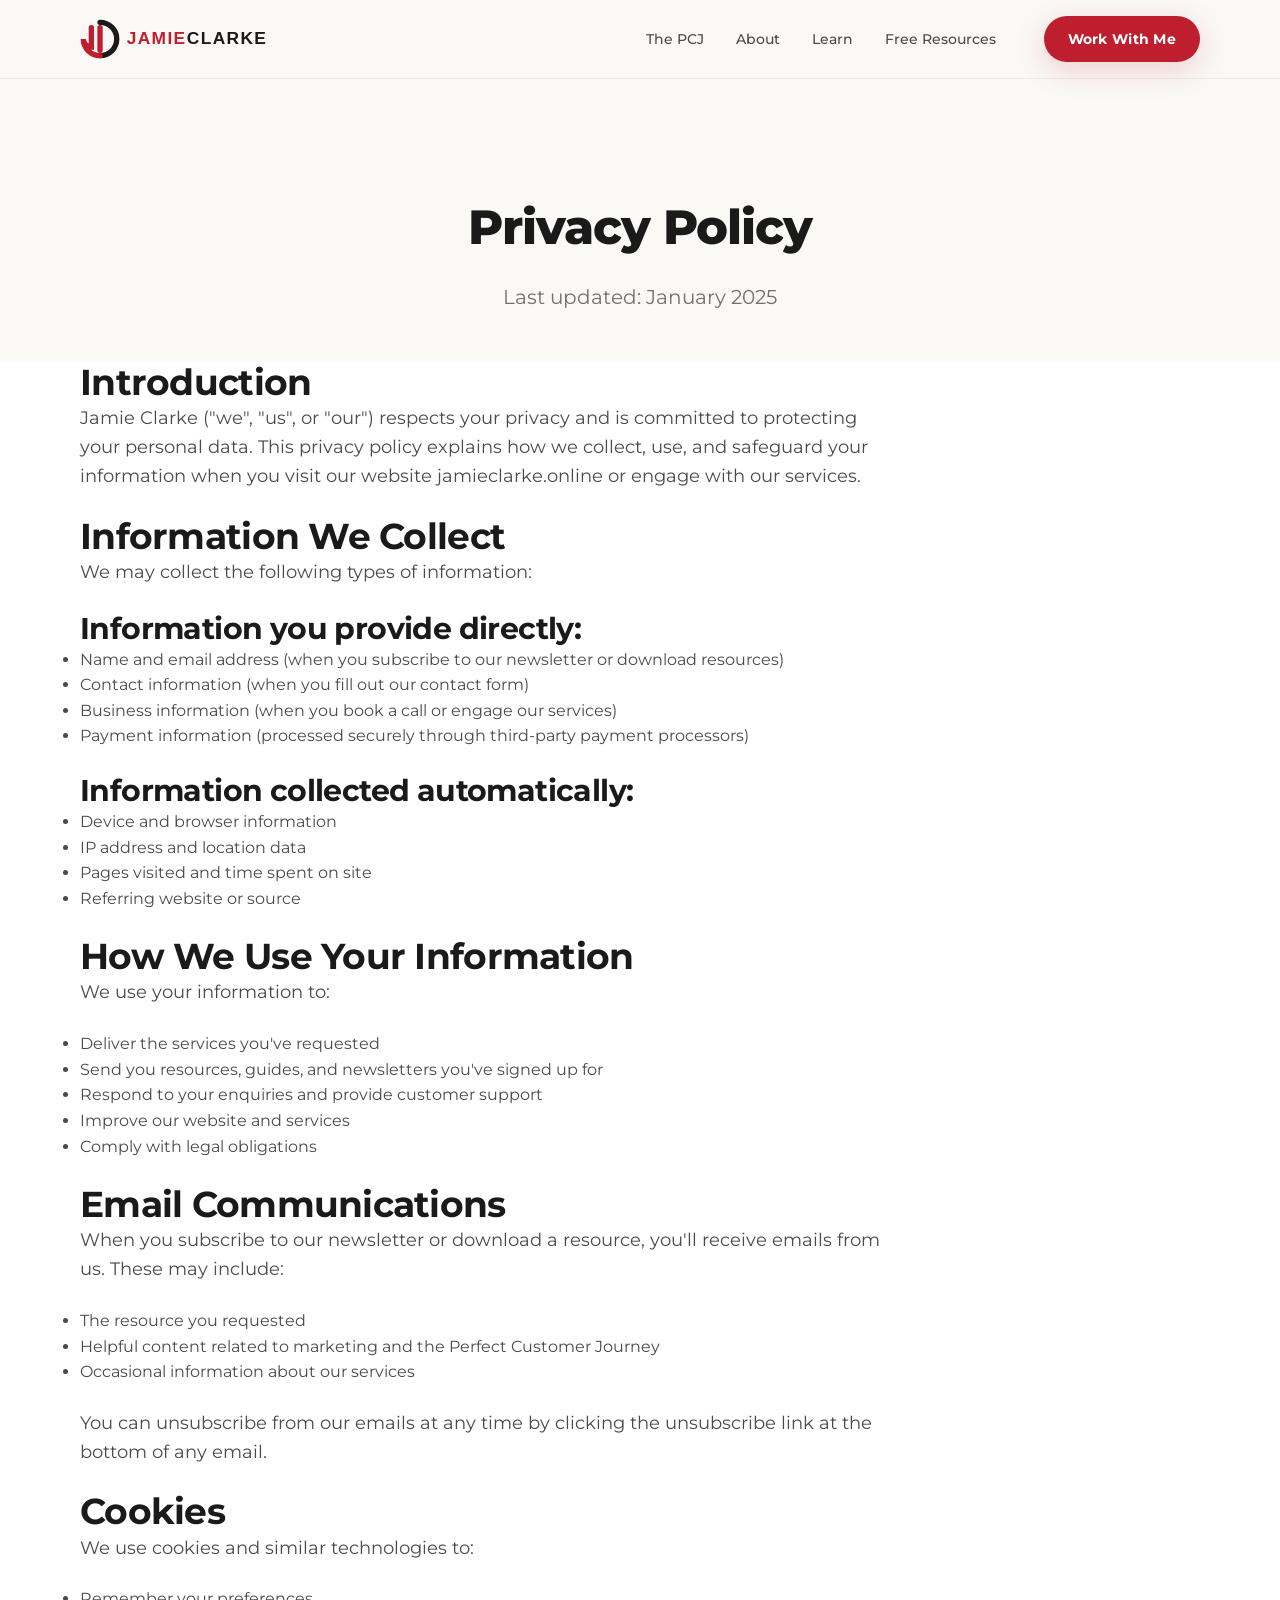
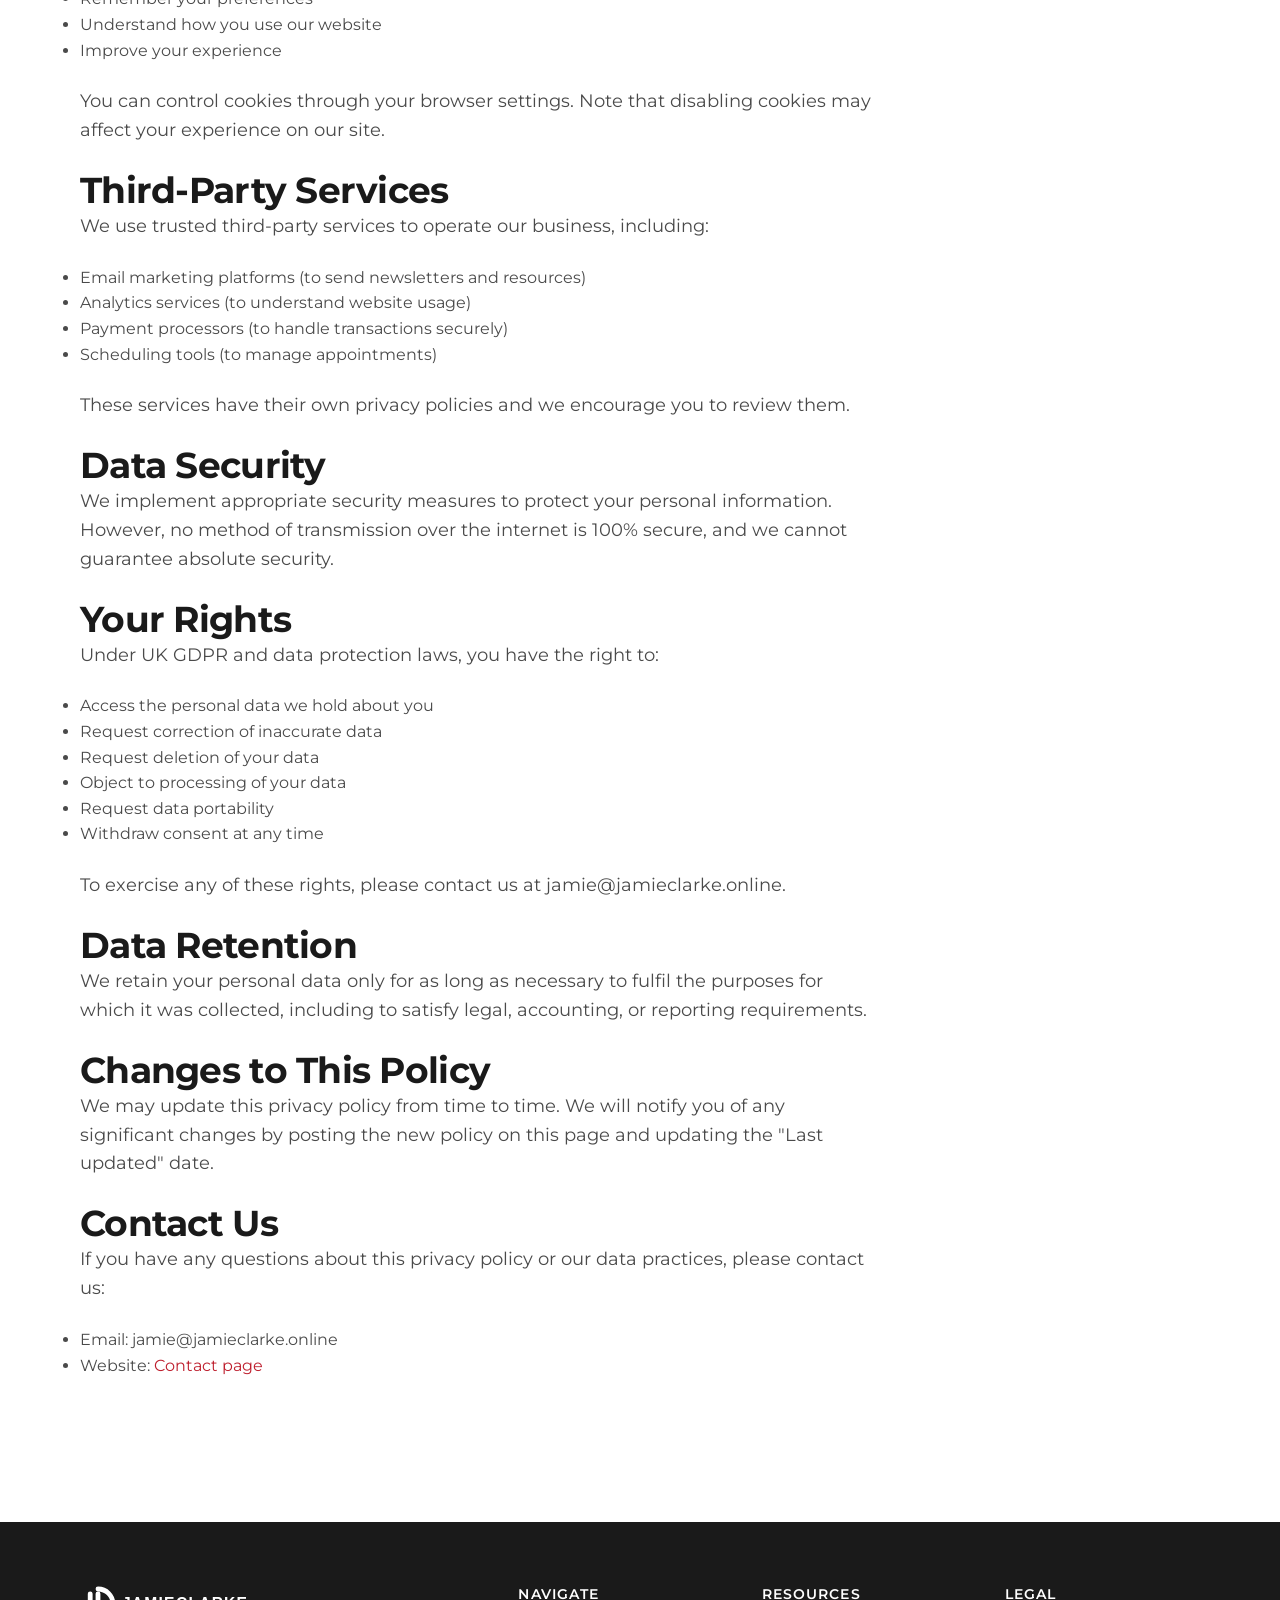
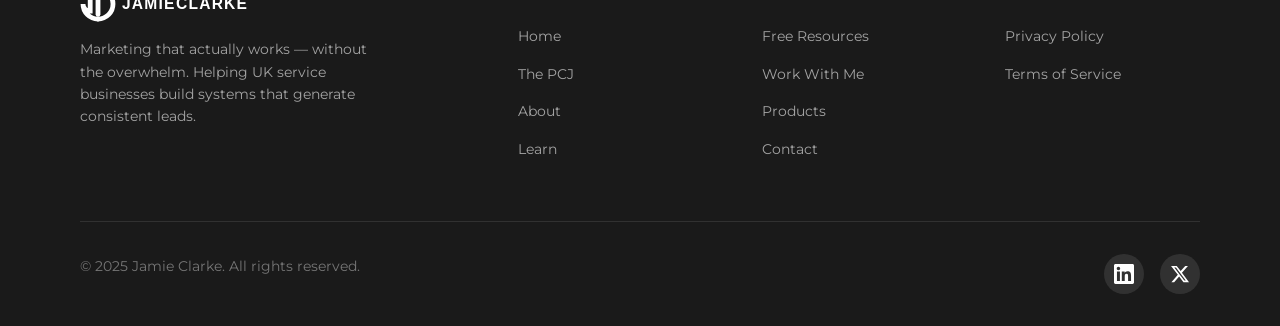
<file: privacy.html>
<!DOCTYPE html>
<html lang="en">
<head>
  <meta charset="UTF-8">
  <meta name="viewport" content="width=device-width, initial-scale=1.0">
  <meta name="description" content="Privacy Policy for Jamie Clarke Online - How we collect, use, and protect your personal information.">
  <meta name="robots" content="noindex">
  <meta name="author" content="Jamie Clarke">

  <title>Privacy Policy | Jamie Clarke</title>

  <link rel="icon" type="image/svg+xml" href="images/favicon.svg">
  <link rel="stylesheet" href="styles/main.css">
</head>
<body>
<div class="site-wrapper">
  <!-- Navigation -->
  <nav class="nav" id="nav">
    <div class="container">
      <div class="nav-inner">
        <a href="index.html" class="nav-logo"><img src="images/logo.svg" alt="Jamie Clarke" class="nav-logo-img"></a>
        <ul class="nav-links">
          <li><a href="pcj.html" class="nav-link">The PCJ</a></li>
          <li><a href="about.html" class="nav-link">About</a></li>
          <li><a href="blog.html" class="nav-link">Learn</a></li>
          <li><a href="freebies.html" class="nav-link">Free Resources</a></li>
          <li class="nav-cta">
            <a href="blueprint.html" class="btn btn-primary btn-sm">Work With Me</a>
          </li>
        </ul>
        <button class="nav-toggle" id="navToggle" aria-label="Toggle navigation">
          <span></span>
          <span></span>
          <span></span>
        </button>
      </div>
    </div>
  </nav>

  <!-- Mobile Navigation -->
  <div class="nav-mobile" id="navMobile">
    <a href="pcj.html" class="nav-mobile-link">The PCJ</a>
    <a href="about.html" class="nav-mobile-link">About</a>
    <a href="blog.html" class="nav-mobile-link">Learn</a>
    <a href="freebies.html" class="nav-mobile-link">Free Resources</a>
    <a href="blueprint.html" class="btn btn-primary" style="margin-top: auto;">Work With Me</a>
  </div>

  <!-- Page Header -->
  <section class="page-header" style="padding-bottom: var(--space-12);">
    <div class="container">
      <div class="animate-on-scroll">
        <h1>Privacy Policy</h1>
        <p>Last updated: January 2025</p>
      </div>
    </div>
  </section>

  <!-- Content Section -->
  <section style="background: var(--white); padding-top: 0;">
    <div class="container">
      <div class="problem-content animate-on-scroll" style="max-width: 800px;">

        <h2>Introduction</h2>
        <p>Jamie Clarke ("we", "us", or "our") respects your privacy and is committed to protecting your personal data. This privacy policy explains how we collect, use, and safeguard your information when you visit our website jamieclarke.online or engage with our services.</p>

        <h2>Information We Collect</h2>
        <p>We may collect the following types of information:</p>

        <h3>Information you provide directly:</h3>
        <ul style="margin-bottom: var(--space-6);">
          <li>Name and email address (when you subscribe to our newsletter or download resources)</li>
          <li>Contact information (when you fill out our contact form)</li>
          <li>Business information (when you book a call or engage our services)</li>
          <li>Payment information (processed securely through third-party payment processors)</li>
        </ul>

        <h3>Information collected automatically:</h3>
        <ul style="margin-bottom: var(--space-6);">
          <li>Device and browser information</li>
          <li>IP address and location data</li>
          <li>Pages visited and time spent on site</li>
          <li>Referring website or source</li>
        </ul>

        <h2>How We Use Your Information</h2>
        <p>We use your information to:</p>
        <ul style="margin-bottom: var(--space-6);">
          <li>Deliver the services you've requested</li>
          <li>Send you resources, guides, and newsletters you've signed up for</li>
          <li>Respond to your enquiries and provide customer support</li>
          <li>Improve our website and services</li>
          <li>Comply with legal obligations</li>
        </ul>

        <h2>Email Communications</h2>
        <p>When you subscribe to our newsletter or download a resource, you'll receive emails from us. These may include:</p>
        <ul style="margin-bottom: var(--space-6);">
          <li>The resource you requested</li>
          <li>Helpful content related to marketing and the Perfect Customer Journey</li>
          <li>Occasional information about our services</li>
        </ul>
        <p>You can unsubscribe from our emails at any time by clicking the unsubscribe link at the bottom of any email.</p>

        <h2>Cookies</h2>
        <p>We use cookies and similar technologies to:</p>
        <ul style="margin-bottom: var(--space-6);">
          <li>Remember your preferences</li>
          <li>Understand how you use our website</li>
          <li>Improve your experience</li>
        </ul>
        <p>You can control cookies through your browser settings. Note that disabling cookies may affect your experience on our site.</p>

        <h2>Third-Party Services</h2>
        <p>We use trusted third-party services to operate our business, including:</p>
        <ul style="margin-bottom: var(--space-6);">
          <li>Email marketing platforms (to send newsletters and resources)</li>
          <li>Analytics services (to understand website usage)</li>
          <li>Payment processors (to handle transactions securely)</li>
          <li>Scheduling tools (to manage appointments)</li>
        </ul>
        <p>These services have their own privacy policies and we encourage you to review them.</p>

        <h2>Data Security</h2>
        <p>We implement appropriate security measures to protect your personal information. However, no method of transmission over the internet is 100% secure, and we cannot guarantee absolute security.</p>

        <h2>Your Rights</h2>
        <p>Under UK GDPR and data protection laws, you have the right to:</p>
        <ul style="margin-bottom: var(--space-6);">
          <li>Access the personal data we hold about you</li>
          <li>Request correction of inaccurate data</li>
          <li>Request deletion of your data</li>
          <li>Object to processing of your data</li>
          <li>Request data portability</li>
          <li>Withdraw consent at any time</li>
        </ul>
        <p>To exercise any of these rights, please contact us at jamie@jamieclarke.online.</p>

        <h2>Data Retention</h2>
        <p>We retain your personal data only for as long as necessary to fulfil the purposes for which it was collected, including to satisfy legal, accounting, or reporting requirements.</p>

        <h2>Changes to This Policy</h2>
        <p>We may update this privacy policy from time to time. We will notify you of any significant changes by posting the new policy on this page and updating the "Last updated" date.</p>

        <h2>Contact Us</h2>
        <p>If you have any questions about this privacy policy or our data practices, please contact us:</p>
        <ul style="margin-bottom: var(--space-6);">
          <li>Email: jamie@jamieclarke.online</li>
          <li>Website: <a href="contact.html">Contact page</a></li>
        </ul>

      </div>
    </div>
  </section>

  <!-- Footer -->
  <footer class="footer">
    <div class="container">
      <div class="footer-inner">
        <div class="footer-brand">
          <img src="images/logo.svg" alt="Jamie Clarke" class="footer-logo-img">
          <p>Marketing that actually works — without the overwhelm. Helping UK service businesses build systems that generate consistent leads.</p>
        </div>

        <div class="footer-column">
          <h4>Navigate</h4>
          <ul class="footer-links">
            <li><a href="index.html">Home</a></li>
            <li><a href="pcj.html">The PCJ</a></li>
            <li><a href="about.html">About</a></li>
            <li><a href="blog.html">Learn</a></li>
          </ul>
        </div>

        <div class="footer-column">
          <h4>Resources</h4>
          <ul class="footer-links">
            <li><a href="freebies.html">Free Resources</a></li>
            <li><a href="blueprint.html">Work With Me</a></li>
            <li><a href="products.html">Products</a></li>
            <li><a href="contact.html">Contact</a></li>
          </ul>
        </div>

        <div class="footer-column">
          <h4>Legal</h4>
          <ul class="footer-links">
            <li><a href="privacy.html">Privacy Policy</a></li>
            <li><a href="terms.html">Terms of Service</a></li>
          </ul>
        </div>
      </div>

      <div class="footer-bottom">
        <p class="footer-copyright">&copy; 2025 Jamie Clarke. All rights reserved.</p>
        <div class="footer-social">
          <a href="https://linkedin.com/in/jamieclarke" aria-label="LinkedIn" target="_blank" rel="noopener">
            <svg width="20" height="20" fill="currentColor" viewBox="0 0 24 24">
              <path d="M20.447 20.452h-3.554v-5.569c0-1.328-.027-3.037-1.852-3.037-1.853 0-2.136 1.445-2.136 2.939v5.667H9.351V9h3.414v1.561h.046c.477-.9 1.637-1.85 3.37-1.85 3.601 0 4.267 2.37 4.267 5.455v6.286zM5.337 7.433c-1.144 0-2.063-.926-2.063-2.065 0-1.138.92-2.063 2.063-2.063 1.14 0 2.064.925 2.064 2.063 0 1.139-.925 2.065-2.064 2.065zm1.782 13.019H3.555V9h3.564v11.452zM22.225 0H1.771C.792 0 0 .774 0 1.729v20.542C0 23.227.792 24 1.771 24h20.451C23.2 24 24 23.227 24 22.271V1.729C24 .774 23.2 0 22.222 0h.003z"/>
            </svg>
          </a>
          <a href="https://twitter.com/jamieclarke" aria-label="Twitter" target="_blank" rel="noopener">
            <svg width="20" height="20" fill="currentColor" viewBox="0 0 24 24">
              <path d="M18.244 2.25h3.308l-7.227 8.26 8.502 11.24H16.17l-5.214-6.817L4.99 21.75H1.68l7.73-8.835L1.254 2.25H8.08l4.713 6.231zm-1.161 17.52h1.833L7.084 4.126H5.117z"/>
            </svg>
          </a>
        </div>
      </div>
    </div>
  </footer>

  <script src="js/main.js"></script>
</div><!-- end site-wrapper -->
</body>
</html>
</file>
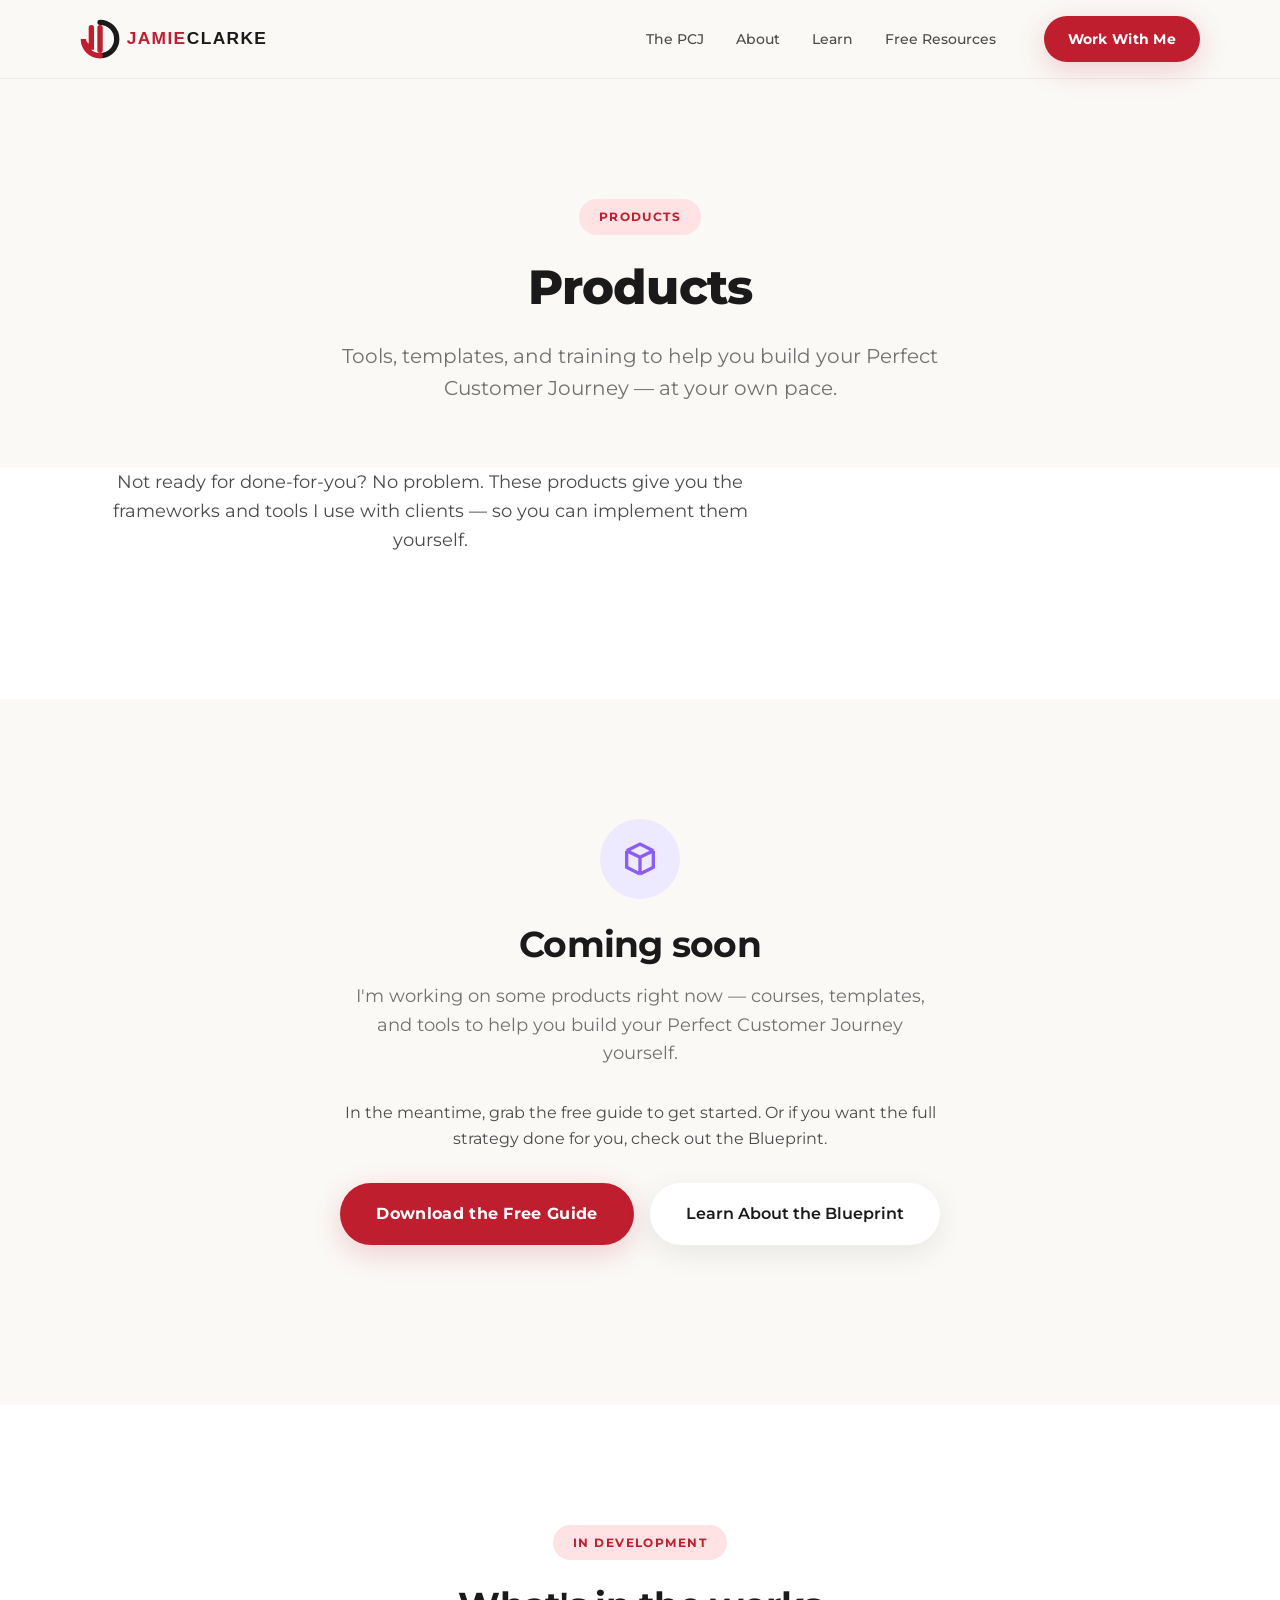
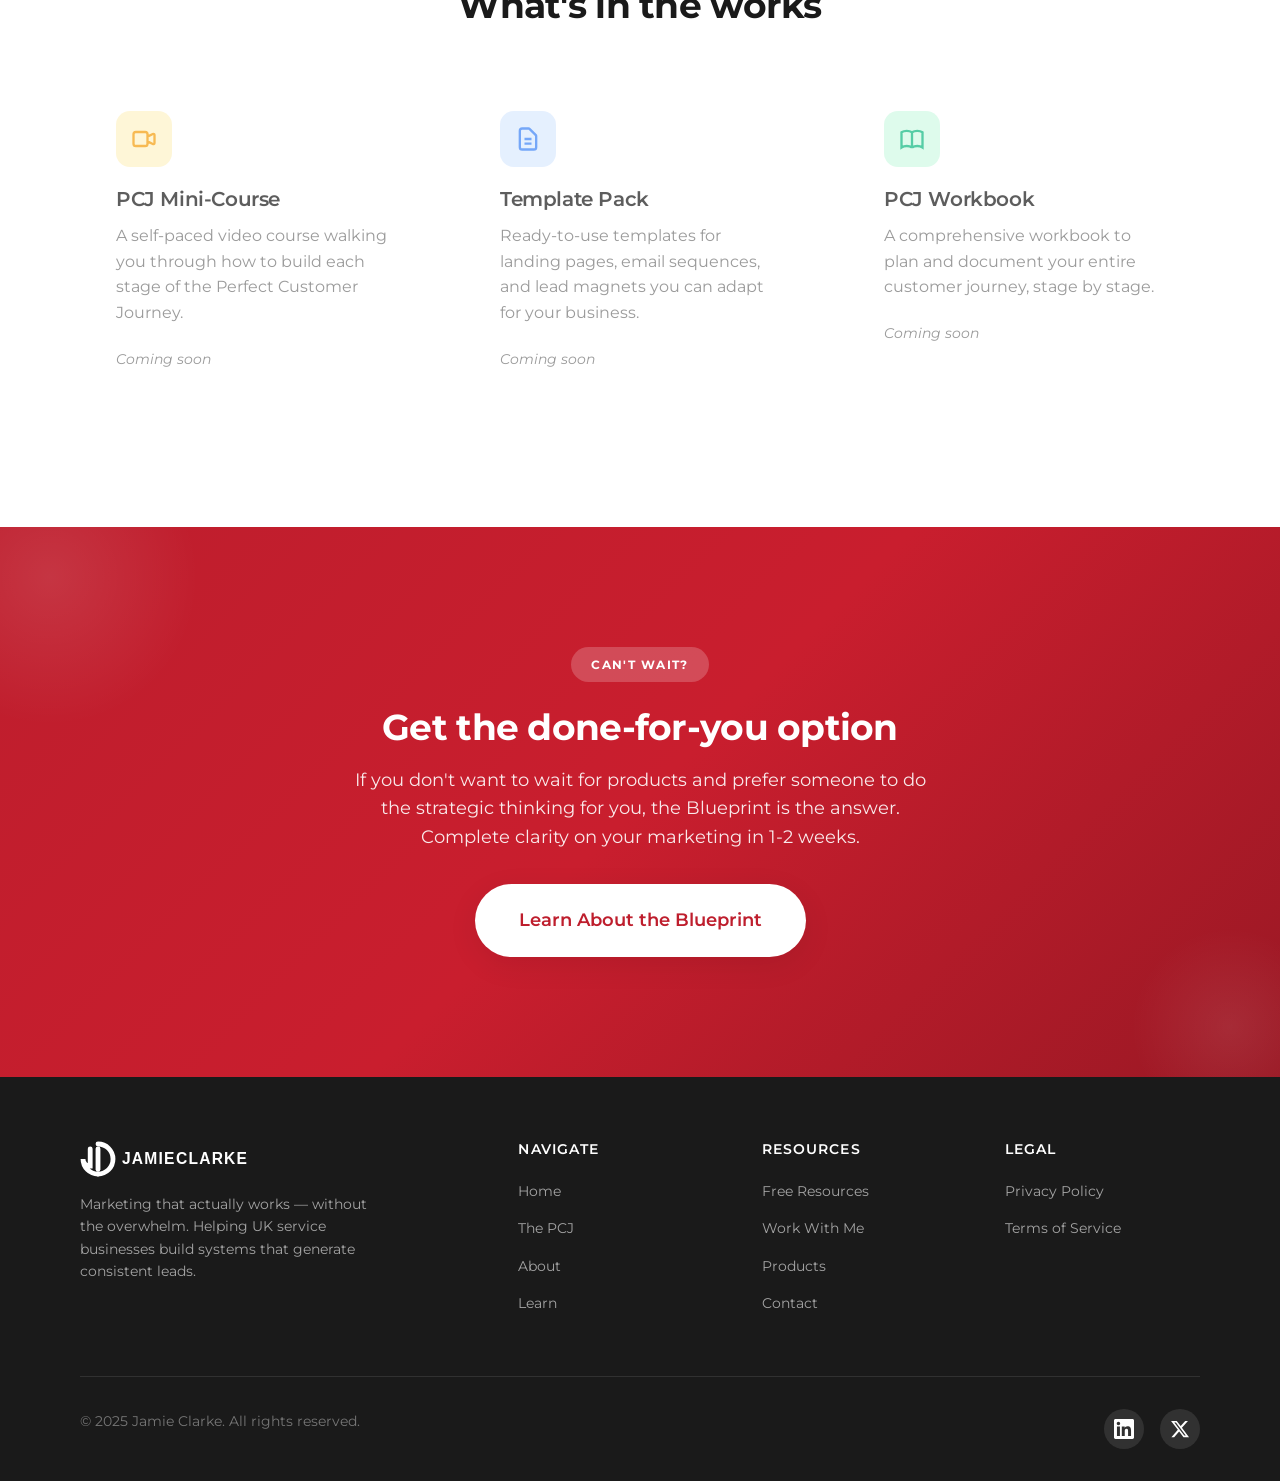
<file: products.html>
<!DOCTYPE html>
<html lang="en">
<head>
  <meta charset="UTF-8">
  <meta name="viewport" content="width=device-width, initial-scale=1.0">
  <meta name="description" content="Products from Jamie Clarke - Tools, templates, and training to help you build your Perfect Customer Journey at your own pace.">
  <meta name="keywords" content="marketing products, customer journey course, marketing templates, marketing training">
  <meta name="author" content="Jamie Clarke">

  <!-- Open Graph -->
  <meta property="og:title" content="Products | Jamie Clarke">
  <meta property="og:description" content="Tools, templates, and training to help you build your Perfect Customer Journey — at your own pace.">
  <meta property="og:type" content="website">
  <meta property="og:url" content="https://jamieclarke.online/products">

  <title>Products | Jamie Clarke</title>

  <link rel="icon" type="image/svg+xml" href="images/favicon.svg">
  <link rel="stylesheet" href="styles/main.css">
</head>
<body>
<div class="site-wrapper">
  <!-- Navigation -->
  <nav class="nav" id="nav">
    <div class="container">
      <div class="nav-inner">
        <a href="index.html" class="nav-logo"><img src="images/logo.svg" alt="Jamie Clarke" class="nav-logo-img"></a>
        <ul class="nav-links">
          <li><a href="pcj.html" class="nav-link">The PCJ</a></li>
          <li><a href="about.html" class="nav-link">About</a></li>
          <li><a href="blog.html" class="nav-link">Learn</a></li>
          <li><a href="freebies.html" class="nav-link">Free Resources</a></li>
          <li class="nav-cta">
            <a href="blueprint.html" class="btn btn-primary btn-sm">Work With Me</a>
          </li>
        </ul>
        <button class="nav-toggle" id="navToggle" aria-label="Toggle navigation">
          <span></span>
          <span></span>
          <span></span>
        </button>
      </div>
    </div>
  </nav>

  <!-- Mobile Navigation -->
  <div class="nav-mobile" id="navMobile">
    <a href="pcj.html" class="nav-mobile-link">The PCJ</a>
    <a href="about.html" class="nav-mobile-link">About</a>
    <a href="blog.html" class="nav-mobile-link">Learn</a>
    <a href="freebies.html" class="nav-mobile-link">Free Resources</a>
    <a href="blueprint.html" class="btn btn-primary" style="margin-top: auto;">Work With Me</a>
  </div>

  <!-- Hero Section -->
  <section class="page-header">
    <div class="container">
      <div class="animate-on-scroll">
        <span class="section-label">Products</span>
        <h1>Products</h1>
        <p>Tools, templates, and training to help you build your Perfect Customer Journey — at your own pace.</p>
      </div>
    </div>
  </section>

  <!-- Intro Section -->
  <section style="background: var(--white); padding-top: 0;">
    <div class="container">
      <div class="problem-content animate-on-scroll" style="text-align: center;">
        <p>Not ready for done-for-you? No problem. These products give you the frameworks and tools I use with clients — so you can implement them yourself.</p>
      </div>
    </div>
  </section>

  <!-- Coming Soon Section -->
  <section style="background: var(--cream);">
    <div class="container">
      <div class="text-center animate-on-scroll" style="max-width: 600px; margin: 0 auto;">
        <div style="width: 80px; height: 80px; background: var(--accent-purple); border-radius: 50%; display: flex; align-items: center; justify-content: center; margin: 0 auto var(--space-6);">
          <svg width="40" height="40" fill="none" stroke="var(--accent-purple-dark)" stroke-width="2" viewBox="0 0 24 24">
            <path d="M20 7l-8-4-8 4m16 0l-8 4m8-4v10l-8 4m0-10L4 7m8 4v10M4 7v10l8 4"/>
          </svg>
        </div>
        <h2 class="section-title">Coming soon</h2>
        <p style="font-size: var(--text-lg); color: var(--grey-medium); margin-bottom: var(--space-8);">I'm working on some products right now — courses, templates, and tools to help you build your Perfect Customer Journey yourself.</p>

        <p style="margin-bottom: var(--space-8);">In the meantime, grab the free guide to get started. Or if you want the full strategy done for you, check out the Blueprint.</p>

        <div class="hero-ctas" style="justify-content: center;">
          <a href="freebies.html" class="btn btn-primary">Download the Free Guide</a>
          <a href="blueprint.html" class="btn btn-secondary">Learn About the Blueprint</a>
        </div>
      </div>
    </div>
  </section>

  <!-- What's Coming Section -->
  <section style="background: var(--white);">
    <div class="container">
      <div class="section-header center animate-on-scroll">
        <span class="section-label">In Development</span>
        <h2 class="section-title">What's in the works</h2>
      </div>

      <div class="help-cards">
        <div class="feature-card animate-on-scroll stagger-1" style="opacity: 0.7;">
          <div class="card-icon yellow">
            <svg width="28" height="28" fill="none" stroke="currentColor" stroke-width="2" viewBox="0 0 24 24">
              <path d="M15 10l4.553-2.276A1 1 0 0121 8.618v6.764a1 1 0 01-1.447.894L15 14M5 18h8a2 2 0 002-2V8a2 2 0 00-2-2H5a2 2 0 00-2 2v8a2 2 0 002 2z"/>
            </svg>
          </div>
          <h3 class="card-title">PCJ Mini-Course</h3>
          <p class="card-description">A self-paced video course walking you through how to build each stage of the Perfect Customer Journey.</p>
          <span style="font-size: var(--text-sm); color: var(--grey-medium); font-style: italic;">Coming soon</span>
        </div>

        <div class="feature-card animate-on-scroll stagger-2" style="opacity: 0.7;">
          <div class="card-icon blue">
            <svg width="28" height="28" fill="none" stroke="currentColor" stroke-width="2" viewBox="0 0 24 24">
              <path d="M9 12h6m-6 4h6m2 5H7a2 2 0 01-2-2V5a2 2 0 012-2h5.586a1 1 0 01.707.293l5.414 5.414a1 1 0 01.293.707V19a2 2 0 01-2 2z"/>
            </svg>
          </div>
          <h3 class="card-title">Template Pack</h3>
          <p class="card-description">Ready-to-use templates for landing pages, email sequences, and lead magnets you can adapt for your business.</p>
          <span style="font-size: var(--text-sm); color: var(--grey-medium); font-style: italic;">Coming soon</span>
        </div>

        <div class="feature-card animate-on-scroll stagger-3" style="opacity: 0.7;">
          <div class="card-icon green">
            <svg width="28" height="28" fill="none" stroke="currentColor" stroke-width="2" viewBox="0 0 24 24">
              <path d="M12 6.253v13m0-13C10.832 5.477 9.246 5 7.5 5S4.168 5.477 3 6.253v13C4.168 18.477 5.754 18 7.5 18s3.332.477 4.5 1.253m0-13C13.168 5.477 14.754 5 16.5 5c1.747 0 3.332.477 4.5 1.253v13C19.832 18.477 18.247 18 16.5 18c-1.746 0-3.332.477-4.5 1.253"/>
            </svg>
          </div>
          <h3 class="card-title">PCJ Workbook</h3>
          <p class="card-description">A comprehensive workbook to plan and document your entire customer journey, stage by stage.</p>
          <span style="font-size: var(--text-sm); color: var(--grey-medium); font-style: italic;">Coming soon</span>
        </div>
      </div>
    </div>
  </section>

  <!-- CTA Section -->
  <section class="cta-section">
    <div class="container">
      <div class="cta-content animate-on-scroll">
        <span class="section-label">Can't Wait?</span>
        <h2 class="section-title">Get the done-for-you option</h2>
        <p>If you don't want to wait for products and prefer someone to do the strategic thinking for you, the Blueprint is the answer. Complete clarity on your marketing in 1-2 weeks.</p>
        <a href="blueprint.html" class="btn btn-secondary btn-lg">Learn About the Blueprint</a>
      </div>
    </div>
  </section>

  <!-- Footer -->
  <footer class="footer">
    <div class="container">
      <div class="footer-inner">
        <div class="footer-brand">
          <img src="images/logo.svg" alt="Jamie Clarke" class="footer-logo-img">
          <p>Marketing that actually works — without the overwhelm. Helping UK service businesses build systems that generate consistent leads.</p>
        </div>

        <div class="footer-column">
          <h4>Navigate</h4>
          <ul class="footer-links">
            <li><a href="index.html">Home</a></li>
            <li><a href="pcj.html">The PCJ</a></li>
            <li><a href="about.html">About</a></li>
            <li><a href="blog.html">Learn</a></li>
          </ul>
        </div>

        <div class="footer-column">
          <h4>Resources</h4>
          <ul class="footer-links">
            <li><a href="freebies.html">Free Resources</a></li>
            <li><a href="blueprint.html">Work With Me</a></li>
            <li><a href="products.html">Products</a></li>
            <li><a href="contact.html">Contact</a></li>
          </ul>
        </div>

        <div class="footer-column">
          <h4>Legal</h4>
          <ul class="footer-links">
            <li><a href="privacy.html">Privacy Policy</a></li>
            <li><a href="terms.html">Terms of Service</a></li>
          </ul>
        </div>
      </div>

      <div class="footer-bottom">
        <p class="footer-copyright">&copy; 2025 Jamie Clarke. All rights reserved.</p>
        <div class="footer-social">
          <a href="https://linkedin.com/in/jamieclarke" aria-label="LinkedIn" target="_blank" rel="noopener">
            <svg width="20" height="20" fill="currentColor" viewBox="0 0 24 24">
              <path d="M20.447 20.452h-3.554v-5.569c0-1.328-.027-3.037-1.852-3.037-1.853 0-2.136 1.445-2.136 2.939v5.667H9.351V9h3.414v1.561h.046c.477-.9 1.637-1.85 3.37-1.85 3.601 0 4.267 2.37 4.267 5.455v6.286zM5.337 7.433c-1.144 0-2.063-.926-2.063-2.065 0-1.138.92-2.063 2.063-2.063 1.14 0 2.064.925 2.064 2.063 0 1.139-.925 2.065-2.064 2.065zm1.782 13.019H3.555V9h3.564v11.452zM22.225 0H1.771C.792 0 0 .774 0 1.729v20.542C0 23.227.792 24 1.771 24h20.451C23.2 24 24 23.227 24 22.271V1.729C24 .774 23.2 0 22.222 0h.003z"/>
            </svg>
          </a>
          <a href="https://twitter.com/jamieclarke" aria-label="Twitter" target="_blank" rel="noopener">
            <svg width="20" height="20" fill="currentColor" viewBox="0 0 24 24">
              <path d="M18.244 2.25h3.308l-7.227 8.26 8.502 11.24H16.17l-5.214-6.817L4.99 21.75H1.68l7.73-8.835L1.254 2.25H8.08l4.713 6.231zm-1.161 17.52h1.833L7.084 4.126H5.117z"/>
            </svg>
          </a>
        </div>
      </div>
    </div>
  </footer>

  <script src="js/main.js"></script>
</div><!-- end site-wrapper -->
</body>
</html>
</file>
<file: styles/main.css>
/* ============================================
   JAMIE CLARKE ONLINE - Design System
   ============================================ */

/* Google Fonts Import - Montserrat */
@import url('https://fonts.googleapis.com/css2?family=Montserrat:ital,wght@0,300;0,400;0,500;0,600;0,700;0,800;0,900;1,400;1,500;1,600&display=swap');

/* ============================================
   CSS Variables - Design Tokens
   ============================================ */
:root {
  /* Primary Colors */
  --red: #BE1E2D;
  --red-dark: #9a1824;
  --red-light: #fee2e4;
  --red-glow: rgba(190, 30, 45, 0.15);

  /* Neutrals */
  --black: #1a1a1a;
  --grey-dark: #4a4a4a;
  --grey-medium: #717171;
  --grey-light: #e5e5e5;
  --cream: #FAF9F6;
  --cream-dark: #F5F3EF;
  --white: #ffffff;

  /* Accent Colors */
  --accent-yellow: #FEF3C7;
  --accent-yellow-dark: #F59E0B;
  --accent-blue: #DBEAFE;
  --accent-blue-dark: #3B82F6;
  --accent-green: #D1FAE5;
  --accent-green-dark: #10B981;
  --accent-purple: #EDE9FE;
  --accent-purple-dark: #8B5CF6;
  --accent-orange: #FFEDD5;
  --accent-orange-dark: #F97316;

  /* Typography */
  --font-display: 'Montserrat', -apple-system, BlinkMacSystemFont, sans-serif;
  --font-body: 'Montserrat', -apple-system, BlinkMacSystemFont, sans-serif;

  /* Font Sizes */
  --text-xs: 0.75rem;
  --text-sm: 0.875rem;
  --text-base: 1rem;
  --text-lg: 1.125rem;
  --text-xl: 1.25rem;
  --text-2xl: 1.5rem;
  --text-3xl: 1.875rem;
  --text-4xl: 2.25rem;
  --text-5xl: 3rem;
  --text-6xl: 3.75rem;

  /* Spacing */
  --space-1: 0.25rem;
  --space-2: 0.5rem;
  --space-3: 0.75rem;
  --space-4: 1rem;
  --space-5: 1.25rem;
  --space-6: 1.5rem;
  --space-8: 2rem;
  --space-10: 2.5rem;
  --space-12: 3rem;
  --space-16: 4rem;
  --space-20: 5rem;
  --space-24: 6rem;
  --space-32: 8rem;

  --section-padding: 120px;
  --section-padding-mobile: 60px;

  /* Border Radius */
  --radius-sm: 8px;
  --radius-md: 12px;
  --radius-lg: 16px;
  --radius-xl: 24px;
  --radius-full: 9999px;

  /* Shadows */
  --shadow-sm: 0 2px 8px rgba(0, 0, 0, 0.04);
  --shadow-md: 0 8px 30px rgba(0, 0, 0, 0.08);
  --shadow-lg: 0 20px 60px rgba(0, 0, 0, 0.12);
  --shadow-pop: 0 25px 50px rgba(0, 0, 0, 0.15);
  --shadow-red: 0 8px 30px rgba(190, 30, 45, 0.2);

  /* Transitions */
  --transition-fast: 0.15s ease;
  --transition-base: 0.3s cubic-bezier(0.4, 0, 0.2, 1);
  --transition-slow: 0.5s cubic-bezier(0.4, 0, 0.2, 1);
}

/* ============================================
   Base Reset & Typography
   ============================================ */
*, *::before, *::after {
  box-sizing: border-box;
  margin: 0;
  padding: 0;
}

html {
  scroll-behavior: smooth;
  font-size: 16px;
}

body {
  font-family: var(--font-body);
  font-size: var(--text-base);
  line-height: 1.6;
  color: var(--grey-dark);
  background-color: #e8e6e1;
  -webkit-font-smoothing: antialiased;
  -moz-osx-font-smoothing: grayscale;
}

/* ============================================
   Boxed Site Layout
   ============================================ */
.site-wrapper {
  max-width: 1400px;
  margin: 0 auto;
  background-color: var(--cream);
  box-shadow: 0 0 60px rgba(0, 0, 0, 0.08);
  position: relative;
  min-height: 100vh;
}

@media (min-width: 1440px) {
  .site-wrapper {
    border-radius: 0 0 var(--radius-xl) var(--radius-xl);
    margin-top: 0;
    overflow: hidden;
  }
}

/* Headings */
h1, h2, h3, h4, h5, h6 {
  font-family: var(--font-display);
  font-weight: 700;
  color: var(--black);
  line-height: 1.2;
  letter-spacing: -0.02em;
}

h1 { font-size: var(--text-5xl); font-weight: 800; }
h2 { font-size: var(--text-4xl); font-weight: 700; }
h3 { font-size: var(--text-3xl); font-weight: 700; }
h4 { font-size: var(--text-2xl); font-weight: 600; }
h5 { font-size: var(--text-xl); font-weight: 600; }
h6 { font-size: var(--text-lg); font-weight: 600; }

/* Display heading for hero */
.display {
  font-size: var(--text-6xl);
  font-weight: 800;
  letter-spacing: -0.03em;
}

p {
  margin-bottom: var(--space-4);
}

p:last-child {
  margin-bottom: 0;
}

a {
  color: var(--red);
  text-decoration: none;
  transition: var(--transition-base);
}

a:hover {
  color: var(--red-dark);
}

img {
  max-width: 100%;
  height: auto;
  display: block;
}

/* ============================================
   Layout
   ============================================ */
.container {
  width: 100%;
  max-width: 1200px;
  margin: 0 auto;
  padding: 0 var(--space-10);
}

.container-narrow {
  max-width: 800px;
}

.container-wide {
  max-width: 1400px;
}

section {
  padding: var(--section-padding) 0;
}

/* Grid System */
.grid {
  display: grid;
  gap: var(--space-8);
}

.grid-2 {
  grid-template-columns: repeat(2, 1fr);
}

.grid-3 {
  grid-template-columns: repeat(3, 1fr);
}

.grid-4 {
  grid-template-columns: repeat(4, 1fr);
}

/* Flexbox Utilities */
.flex {
  display: flex;
}

.flex-center {
  display: flex;
  align-items: center;
  justify-content: center;
}

.flex-between {
  display: flex;
  align-items: center;
  justify-content: space-between;
}

.flex-col {
  flex-direction: column;
}

.gap-2 { gap: var(--space-2); }
.gap-4 { gap: var(--space-4); }
.gap-6 { gap: var(--space-6); }
.gap-8 { gap: var(--space-8); }

/* ============================================
   Navigation
   ============================================ */
.nav {
  position: sticky;
  top: 0;
  left: 0;
  right: 0;
  z-index: 1000;
  background: rgba(250, 249, 246, 0.95);
  backdrop-filter: blur(20px);
  -webkit-backdrop-filter: blur(20px);
  border-bottom: 1px solid rgba(0, 0, 0, 0.05);
  padding: var(--space-4) 0;
  transition: var(--transition-base);
}

@media (min-width: 1440px) {
  .nav {
    border-radius: 0;
  }
}

.nav.scrolled {
  box-shadow: var(--shadow-sm);
}

.nav-inner {
  display: flex;
  align-items: center;
  justify-content: space-between;
}

.nav-logo {
  display: flex;
  align-items: center;
  text-decoration: none;
}

.nav-logo-img {
  height: 40px;
  width: auto;
  transition: var(--transition-base);
}

.nav-logo:hover .nav-logo-img {
  transform: scale(1.05);
}

/* Footer logo */
.footer-logo-img {
  height: 36px;
  width: auto;
  margin-bottom: var(--space-4);
  filter: brightness(0) invert(1);
}

.nav-links {
  display: flex;
  align-items: center;
  gap: var(--space-8);
  list-style: none;
}

.nav-link {
  position: relative;
  font-size: var(--text-sm);
  font-weight: 500;
  color: var(--grey-dark);
  text-decoration: none;
  padding: var(--space-2) 0;
}

.nav-link::after {
  content: '';
  position: absolute;
  bottom: 0;
  left: 0;
  width: 0;
  height: 2px;
  background: var(--red);
  transition: var(--transition-base);
}

.nav-link:hover {
  color: var(--black);
}

.nav-link:hover::after {
  width: 100%;
}

.nav-cta {
  margin-left: var(--space-4);
}

/* Mobile Nav Toggle */
.nav-toggle {
  display: none;
  flex-direction: column;
  gap: 5px;
  background: none;
  border: none;
  cursor: pointer;
  padding: var(--space-2);
}

.nav-toggle span {
  display: block;
  width: 24px;
  height: 2px;
  background: var(--black);
  transition: var(--transition-base);
}

/* Mobile Nav */
.nav-mobile {
  display: none;
  position: fixed;
  top: 0;
  left: 0;
  right: 0;
  bottom: 0;
  background: var(--cream);
  z-index: 999;
  padding: 100px var(--space-6) var(--space-8);
  flex-direction: column;
  gap: var(--space-6);
}

.nav-mobile.active {
  display: flex;
}

.nav-mobile-link {
  font-family: var(--font-display);
  font-size: var(--text-2xl);
  color: var(--black);
  text-decoration: none;
  padding: var(--space-3) 0;
  border-bottom: 1px solid var(--grey-light);
}

.nav-mobile-link:hover {
  color: var(--red);
}

/* ============================================
   Buttons
   ============================================ */
.btn {
  display: inline-flex;
  align-items: center;
  justify-content: center;
  gap: var(--space-2);
  font-family: var(--font-body);
  font-size: var(--text-base);
  font-weight: 600;
  text-decoration: none;
  padding: 18px 36px;
  border-radius: var(--radius-full);
  border: none;
  cursor: pointer;
  transition: var(--transition-base);
}

.btn-primary {
  background: var(--red);
  color: var(--white);
  box-shadow: var(--shadow-red);
  font-weight: 700;
  letter-spacing: 0.02em;
}

.btn-primary:hover {
  background: var(--red-dark);
  color: var(--white);
  transform: translateY(-4px) scale(1.02);
  box-shadow: 0 15px 40px rgba(190, 30, 45, 0.3);
}

.btn-secondary {
  background: var(--white);
  color: var(--black);
  box-shadow: var(--shadow-md);
  font-weight: 600;
}

.btn-secondary:hover {
  color: var(--black);
  transform: translateY(-4px) scale(1.02);
  box-shadow: var(--shadow-pop);
}

.btn-outline {
  background: transparent;
  color: var(--black);
  border: 2px solid var(--grey-light);
}

.btn-outline:hover {
  border-color: var(--red);
  color: var(--red);
  transform: translateY(-3px);
}

.btn-sm {
  padding: 12px 24px;
  font-size: var(--text-sm);
}

.btn-lg {
  padding: 22px 44px;
  font-size: var(--text-lg);
}

/* Arrow Link */
.link-arrow {
  display: inline-flex;
  align-items: center;
  gap: var(--space-2);
  font-weight: 600;
  color: var(--black);
}

.link-arrow svg {
  transition: var(--transition-base);
}

.link-arrow:hover {
  color: var(--red);
}

.link-arrow:hover svg {
  transform: translateX(4px);
}

/* ============================================
   Cards
   ============================================ */
.card {
  background: var(--white);
  border-radius: var(--radius-lg);
  padding: var(--space-8);
  transition: var(--transition-base);
}

.card:hover {
  transform: translateY(-8px);
  box-shadow: var(--shadow-pop);
}

/* Feature Card with colored top border */
.feature-card {
  background: var(--white);
  border-radius: var(--radius-lg);
  padding: 36px;
  transition: var(--transition-base);
  position: relative;
  overflow: hidden;
}

.feature-card::before {
  content: '';
  position: absolute;
  top: 0;
  left: 0;
  right: 0;
  height: 4px;
  background: var(--red);
  transform: scaleX(0);
  transform-origin: left;
  transition: var(--transition-base);
}

.feature-card:hover {
  transform: translateY(-8px);
  box-shadow: var(--shadow-pop);
}

.feature-card:hover::before {
  transform: scaleX(1);
}

/* Card Icon */
.card-icon {
  width: 56px;
  height: 56px;
  border-radius: 14px;
  display: flex;
  align-items: center;
  justify-content: center;
  margin-bottom: var(--space-5);
  transition: var(--transition-base);
}

.card-icon svg {
  width: 28px;
  height: 28px;
}

.card-icon.yellow {
  background: var(--accent-yellow);
  color: var(--accent-yellow-dark);
}
.card-icon.blue {
  background: var(--accent-blue);
  color: var(--accent-blue-dark);
}
.card-icon.green {
  background: var(--accent-green);
  color: var(--accent-green-dark);
}
.card-icon.purple {
  background: var(--accent-purple);
  color: var(--accent-purple-dark);
}
.card-icon.red {
  background: var(--red-light);
  color: var(--red);
}
.card-icon.orange {
  background: var(--accent-orange);
  color: var(--accent-orange-dark);
}

.feature-card:hover .card-icon.yellow {
  background: var(--accent-yellow-dark);
  color: var(--white);
}
.feature-card:hover .card-icon.blue {
  background: var(--accent-blue-dark);
  color: var(--white);
}
.feature-card:hover .card-icon.green {
  background: var(--accent-green-dark);
  color: var(--white);
}
.feature-card:hover .card-icon.purple {
  background: var(--accent-purple-dark);
  color: var(--white);
}
.feature-card:hover .card-icon.red {
  background: var(--red);
  color: var(--white);
}
.feature-card:hover .card-icon.orange {
  background: var(--accent-orange-dark);
  color: var(--white);
}

.card-title {
  font-family: var(--font-display);
  font-size: var(--text-xl);
  font-weight: 600;
  margin-bottom: var(--space-3);
}

.card-description {
  color: var(--grey-medium);
  margin-bottom: var(--space-5);
}

/* Colored Card Variants */
.card-orange {
  background: var(--accent-orange);
}

.card-blue {
  background: var(--accent-blue);
}

.card-yellow {
  background: var(--accent-yellow);
}

/* ============================================
   Section Labels
   ============================================ */
.section-label {
  display: inline-flex;
  align-items: center;
  gap: var(--space-2);
  font-size: var(--text-xs);
  font-weight: 700;
  letter-spacing: 0.12em;
  text-transform: uppercase;
  color: var(--red);
  background: var(--red-light);
  padding: var(--space-2) var(--space-5);
  border-radius: var(--radius-full);
  margin-bottom: var(--space-6);
}

/* Section Headers */
.section-header {
  max-width: 700px;
  margin-bottom: var(--space-12);
}

.section-header.center {
  text-align: center;
  margin-left: auto;
  margin-right: auto;
}

.section-title {
  margin-bottom: var(--space-4);
}

.section-subtitle {
  font-size: var(--text-lg);
  color: var(--grey-medium);
}

/* ============================================
   Hand-Drawn Style Elements (Ali Abdaal Style)
   ============================================ */

/* Wavy Underline - Uses SVG for hand-drawn look */
.wavy-underline {
  position: relative;
  display: inline-block;
  white-space: nowrap;
}

.wavy-underline::after {
  content: '';
  position: absolute;
  left: -4px;
  right: -4px;
  bottom: -2px;
  height: 12px;
  background-image: url("data:image/svg+xml,%3Csvg xmlns='http://www.w3.org/2000/svg' viewBox='0 0 100 12' preserveAspectRatio='none'%3E%3Cpath d='M0 8 Q 12.5 2, 25 8 T 50 8 T 75 8 T 100 8' stroke='%2360C5E8' stroke-width='3' fill='none' stroke-linecap='round'/%3E%3C/svg%3E");
  background-repeat: repeat-x;
  background-size: 50px 12px;
  z-index: -1;
}

/* Yellow wavy underline variant */
.wavy-underline.yellow::after {
  background-image: url("data:image/svg+xml,%3Csvg xmlns='http://www.w3.org/2000/svg' viewBox='0 0 100 12' preserveAspectRatio='none'%3E%3Cpath d='M0 8 Q 12.5 2, 25 8 T 50 8 T 75 8 T 100 8' stroke='%23F59E0B' stroke-width='3' fill='none' stroke-linecap='round'/%3E%3C/svg%3E");
}

/* Red wavy underline variant */
.wavy-underline.red::after {
  background-image: url("data:image/svg+xml,%3Csvg xmlns='http://www.w3.org/2000/svg' viewBox='0 0 100 12' preserveAspectRatio='none'%3E%3Cpath d='M0 8 Q 12.5 2, 25 8 T 50 8 T 75 8 T 100 8' stroke='%23BE1E2D' stroke-width='3' fill='none' stroke-linecap='round'/%3E%3C/svg%3E");
}

/* Hand-drawn Circle Accent */
.circle-accent {
  position: relative;
  display: inline-block;
}

.circle-accent::after {
  content: '';
  position: absolute;
  top: 50%;
  left: 50%;
  transform: translate(-50%, -50%) rotate(-3deg);
  width: calc(100% + 20px);
  height: calc(100% + 16px);
  background-image: url("data:image/svg+xml,%3Csvg xmlns='http://www.w3.org/2000/svg' viewBox='0 0 200 80' preserveAspectRatio='none'%3E%3Cellipse cx='100' cy='40' rx='95' ry='35' stroke='%2360C5E8' stroke-width='3' fill='none' stroke-linecap='round' stroke-dasharray='2,0'/%3E%3C/svg%3E");
  background-size: 100% 100%;
  z-index: -1;
  pointer-events: none;
}

/* Yellow circle variant */
.circle-accent.yellow::after {
  background-image: url("data:image/svg+xml,%3Csvg xmlns='http://www.w3.org/2000/svg' viewBox='0 0 200 80' preserveAspectRatio='none'%3E%3Cellipse cx='100' cy='40' rx='95' ry='35' stroke='%23F59E0B' stroke-width='3' fill='none' stroke-linecap='round'/%3E%3C/svg%3E");
}

/* Highlight marker effect */
.highlight-marker {
  position: relative;
  display: inline;
  background: linear-gradient(180deg, transparent 60%, var(--accent-yellow) 60%);
  padding: 0 4px;
  margin: 0 -4px;
}

.highlight-marker.blue {
  background: linear-gradient(180deg, transparent 60%, var(--accent-blue) 60%);
}

.highlight-marker.green {
  background: linear-gradient(180deg, transparent 60%, var(--accent-green) 60%);
}

/* ============================================
   Colorful Cards (Full Background) - Playful Offset Style
   ============================================ */
.colorful-card {
  border-radius: var(--radius-xl);
  padding: 40px;
  transition: var(--transition-base);
  position: relative;
  overflow: hidden;
}

/* Playful offset positions for cards */
.help-cards {
  display: grid;
  grid-template-columns: repeat(3, 1fr);
  gap: var(--space-6);
  align-items: start;
}

.help-cards .colorful-card:nth-child(1) {
  transform: rotate(-2deg);
  margin-top: 20px;
}

.help-cards .colorful-card:nth-child(2) {
  transform: rotate(1deg);
  margin-top: 0;
}

.help-cards .colorful-card:nth-child(3) {
  transform: rotate(-1deg);
  margin-top: 40px;
}

.colorful-card:hover {
  transform: translateY(-8px) rotate(0deg) scale(1.02);
  box-shadow: var(--shadow-pop);
  z-index: 2;
}

.colorful-card.orange {
  background: linear-gradient(135deg, var(--accent-orange) 0%, #FED7AA 100%);
}

.colorful-card.blue {
  background: linear-gradient(135deg, var(--accent-blue) 0%, #BFDBFE 100%);
}

.colorful-card.green {
  background: linear-gradient(135deg, var(--accent-green) 0%, #A7F3D0 100%);
}

.colorful-card.yellow {
  background: linear-gradient(135deg, var(--accent-yellow) 0%, #FDE68A 100%);
}

.colorful-card.purple {
  background: linear-gradient(135deg, var(--accent-purple) 0%, #DDD6FE 100%);
}

.colorful-card .card-icon {
  background: rgba(255, 255, 255, 0.7);
  backdrop-filter: blur(10px);
}

.colorful-card .card-title {
  font-size: var(--text-2xl);
  margin-bottom: var(--space-4);
}

.colorful-card .card-description {
  color: var(--grey-dark);
  font-size: var(--text-lg);
  margin-bottom: var(--space-6);
}

.colorful-card .link-arrow {
  font-size: var(--text-lg);
}

/* ============================================
   Decorative Elements
   ============================================ */
.decorative-bracket {
  position: absolute;
  font-size: 120px;
  font-weight: 300;
  color: var(--accent-blue);
  opacity: 0.3;
  font-family: var(--font-display);
  pointer-events: none;
  line-height: 1;
}

.decorative-bracket.left {
  left: -40px;
  top: 50%;
  transform: translateY(-50%);
}

.decorative-bracket.right {
  right: -40px;
  top: 50%;
  transform: translateY(-50%);
}

/* Decorative dots */
.decorative-dots {
  position: absolute;
  width: 60px;
  height: 60px;
  background-image: radial-gradient(circle, var(--accent-blue) 3px, transparent 3px);
  background-size: 15px 15px;
  opacity: 0.4;
  pointer-events: none;
}

/* Decorative arrow */
.decorative-arrow {
  position: absolute;
  width: 80px;
  height: 40px;
  opacity: 0.5;
  pointer-events: none;
}

.decorative-arrow svg {
  width: 100%;
  height: 100%;
}

/* Decorative scribble/squiggle */
.decorative-squiggle {
  position: absolute;
  width: 100px;
  height: 20px;
  background-image: url("data:image/svg+xml,%3Csvg xmlns='http://www.w3.org/2000/svg' viewBox='0 0 100 20'%3E%3Cpath d='M0 10 Q 10 0, 20 10 T 40 10 T 60 10 T 80 10 T 100 10' stroke='%2360C5E8' stroke-width='2' fill='none' stroke-linecap='round'/%3E%3C/svg%3E");
  background-repeat: no-repeat;
  background-size: contain;
  opacity: 0.5;
  pointer-events: none;
}

/* Floating blob decoration */
.decorative-blob {
  position: absolute;
  width: 200px;
  height: 200px;
  border-radius: 50%;
  background: linear-gradient(135deg, var(--accent-yellow) 0%, var(--accent-orange) 100%);
  opacity: 0.15;
  pointer-events: none;
  filter: blur(40px);
  animation: blob-float 8s ease-in-out infinite;
}

@keyframes blob-float {
  0%, 100% { transform: translate(0, 0) scale(1); }
  33% { transform: translate(20px, -20px) scale(1.05); }
  66% { transform: translate(-10px, 10px) scale(0.95); }
}

/* Floating decorations container */
.has-decorations {
  position: relative;
  overflow: visible;
}

/* ============================================
   Playful Section Backgrounds
   ============================================ */
.section-wavy-bg {
  position: relative;
}

.section-wavy-bg::before {
  content: '';
  position: absolute;
  top: 0;
  left: 0;
  right: 0;
  height: 80px;
  background: url("data:image/svg+xml,%3Csvg xmlns='http://www.w3.org/2000/svg' viewBox='0 0 1440 80' preserveAspectRatio='none'%3E%3Cpath d='M0,40 C360,80 720,0 1080,40 C1260,60 1380,50 1440,40 L1440,0 L0,0 Z' fill='%23FAF9F6'/%3E%3C/svg%3E");
  background-size: cover;
  z-index: 1;
  pointer-events: none;
}

/* ============================================
   Forms
   ============================================ */
.form-group {
  margin-bottom: var(--space-5);
}

.form-label {
  display: block;
  font-size: var(--text-sm);
  font-weight: 600;
  margin-bottom: var(--space-2);
  color: var(--black);
}

.form-input {
  width: 100%;
  padding: 18px 24px;
  border: 2px solid var(--grey-light);
  border-radius: var(--radius-full);
  font-family: var(--font-body);
  font-size: var(--text-base);
  background: var(--cream);
  transition: var(--transition-base);
}

.form-input:focus {
  outline: none;
  border-color: var(--red);
  background: var(--white);
}

.form-input::placeholder {
  color: var(--grey-medium);
}

textarea.form-input {
  border-radius: var(--radius-lg);
  min-height: 150px;
  resize: vertical;
}

/* Inline Form */
.form-inline {
  display: flex;
  gap: var(--space-3);
}

.form-inline .form-input {
  flex: 1;
}

/* ============================================
   Hero Section
   ============================================ */
.hero {
  padding-top: var(--section-padding);
  padding-bottom: var(--section-padding);
  position: relative;
  overflow: hidden;
}

.hero-inner {
  display: grid;
  grid-template-columns: 1fr 1fr;
  gap: var(--space-16);
  align-items: center;
}

.hero-content {
  position: relative;
  z-index: 2;
}

.hero-wave {
  font-size: var(--text-4xl);
  display: inline-block;
  animation: wave 2.5s ease-in-out infinite;
  transform-origin: 70% 70%;
  margin-bottom: var(--space-4);
}

@keyframes wave {
  0%, 100% { transform: rotate(0deg); }
  10% { transform: rotate(14deg); }
  20% { transform: rotate(-8deg); }
  30% { transform: rotate(14deg); }
  40% { transform: rotate(-4deg); }
  50% { transform: rotate(10deg); }
  60%, 100% { transform: rotate(0deg); }
}

.hero-headline {
  font-size: clamp(2.5rem, 5vw, var(--text-6xl));
  font-weight: 800;
  margin-bottom: var(--space-6);
  letter-spacing: -0.03em;
  line-height: 1.1;
}

.hero-headline em {
  font-style: italic;
  color: var(--red);
  font-weight: 700;
}

.hero-subheadline {
  font-size: var(--text-xl);
  color: var(--grey-dark);
  margin-bottom: var(--space-8);
  max-width: 520px;
  line-height: 1.6;
  font-weight: 400;
}

.hero-ctas {
  display: flex;
  gap: var(--space-4);
  margin-bottom: var(--space-10);
  flex-wrap: wrap;
}

.hero-social-proof {
  display: flex;
  align-items: center;
  gap: var(--space-4);
}

.avatar-stack {
  display: flex;
}

.avatar-stack img {
  width: 40px;
  height: 40px;
  border-radius: 50%;
  border: 3px solid var(--cream);
  margin-left: -12px;
  object-fit: cover;
}

.avatar-stack img:first-child {
  margin-left: 0;
}

.social-proof-text {
  font-size: var(--text-sm);
  color: var(--grey-medium);
}

/* Hero Image */
.hero-image {
  position: relative;
}

.hero-image-wrapper {
  position: relative;
  display: flex;
  justify-content: center;
  align-items: center;
}

.hero-image-bg {
  position: absolute;
  width: 400px;
  height: 400px;
  background: var(--accent-yellow);
  border-radius: 50%;
  z-index: 0;
}

.hero-image-main {
  position: relative;
  z-index: 1;
  width: 350px;
  height: 350px;
  border-radius: 50%;
  object-fit: cover;
}

/* Floating Cards */
.floating-card {
  position: absolute;
  background: var(--white);
  border-radius: var(--radius-md);
  padding: var(--space-4) var(--space-5);
  box-shadow: var(--shadow-lg);
  z-index: 2;
  animation: float 3s ease-in-out infinite;
}

.floating-card-1 {
  top: 10%;
  left: -20px;
  animation-delay: 0s;
}

.floating-card-2 {
  bottom: 20%;
  right: -20px;
  animation-delay: 1.5s;
}

@keyframes float {
  0%, 100% { transform: translateY(0); }
  50% { transform: translateY(-10px); }
}

.floating-card-icon {
  width: 40px;
  height: 40px;
  border-radius: 10px;
  display: flex;
  align-items: center;
  justify-content: center;
  margin-bottom: var(--space-2);
}

.floating-card-title {
  font-family: var(--font-display);
  font-size: var(--text-sm);
  font-weight: 600;
  color: var(--black);
}

/* ============================================
   Problem Section
   ============================================ */
.problem-section {
  background: var(--white);
}

.problem-content {
  max-width: 700px;
}

.problem-content p {
  font-size: var(--text-lg);
  margin-bottom: var(--space-6);
}

.highlight-box {
  background: var(--red-light);
  border-left: 4px solid var(--red);
  padding: var(--space-6);
  border-radius: 0 var(--radius-md) var(--radius-md) 0;
  margin: var(--space-8) 0;
}

.highlight-box p {
  font-family: var(--font-display);
  font-size: var(--text-xl);
  font-weight: 600;
  color: var(--red);
  margin: 0;
}

/* ============================================
   Guide Section
   ============================================ */
.guide-section {
  background: var(--cream);
}

.guide-inner {
  display: grid;
  grid-template-columns: 1fr 1fr;
  gap: var(--space-16);
  align-items: center;
}

.guide-content p {
  font-size: var(--text-lg);
  margin-bottom: var(--space-6);
}

.guide-stats {
  display: flex;
  gap: var(--space-8);
  margin-top: var(--space-8);
  padding-top: var(--space-8);
  border-top: 1px solid var(--grey-light);
}

.guide-stat {
  text-align: center;
}

.guide-stat-value {
  font-family: var(--font-display);
  font-size: var(--text-3xl);
  font-weight: 600;
  color: var(--red);
  display: block;
}

.guide-stat-label {
  font-size: var(--text-sm);
  color: var(--grey-medium);
}

.guide-image {
  position: relative;
}

.guide-image-wrapper {
  position: relative;
}

.guide-image-bg {
  position: absolute;
  width: 100%;
  height: 100%;
  background: var(--accent-orange);
  border-radius: var(--radius-xl);
  top: 20px;
  left: 20px;
  z-index: 0;
}

.guide-image-main {
  position: relative;
  z-index: 1;
  border-radius: var(--radius-xl);
  width: 100%;
  object-fit: cover;
}

/* ============================================
   Help Section (How Can I Help)
   ============================================ */
.help-section {
  background: var(--cream-dark);
}

.help-cards {
  display: grid;
  grid-template-columns: repeat(3, 1fr);
  gap: var(--space-8);
}

/* ============================================
   PCJ Section (Dark)
   ============================================ */
.pcj-section {
  background: linear-gradient(135deg, #1a1a1a 0%, #2d2d2d 50%, #1a1a1a 100%);
  color: var(--white);
  position: relative;
  overflow: hidden;
}

.pcj-section::before {
  content: '';
  position: absolute;
  top: -50%;
  right: -20%;
  width: 600px;
  height: 600px;
  background: radial-gradient(circle, rgba(190, 30, 45, 0.1) 0%, transparent 70%);
  pointer-events: none;
}

.pcj-section::after {
  content: '';
  position: absolute;
  bottom: -30%;
  left: -10%;
  width: 400px;
  height: 400px;
  background: radial-gradient(circle, rgba(96, 197, 232, 0.08) 0%, transparent 70%);
  pointer-events: none;
}

.pcj-section .section-label {
  background: rgba(190, 30, 45, 0.2);
  color: #ff6b7a;
}

.pcj-section .section-title {
  color: var(--white);
}

.pcj-section .section-subtitle {
  color: rgba(255, 255, 255, 0.7);
}

/* Playful PCJ stages with offset */
.pcj-stages {
  display: grid;
  grid-template-columns: repeat(3, 1fr);
  gap: var(--space-6);
  margin-bottom: var(--space-12);
  align-items: start;
}

.pcj-stage:nth-child(1) { transform: rotate(-1deg); margin-top: 0; }
.pcj-stage:nth-child(2) { transform: rotate(1deg); margin-top: 30px; }
.pcj-stage:nth-child(3) { transform: rotate(-0.5deg); margin-top: 10px; }
.pcj-stage:nth-child(4) { transform: rotate(0.5deg); margin-top: 20px; }
.pcj-stage:nth-child(5) { transform: rotate(-1deg); margin-top: 0; }
.pcj-stage:nth-child(6) { transform: rotate(1deg); margin-top: 40px; }

.pcj-stage {
  background: rgba(255, 255, 255, 0.03);
  border-radius: var(--radius-lg);
  padding: var(--space-8);
  transition: var(--transition-base);
  border: 1px solid rgba(255, 255, 255, 0.08);
  position: relative;
  z-index: 1;
}

.pcj-stage:hover {
  background: rgba(255, 255, 255, 0.08);
  transform: translateY(-6px);
  border-color: rgba(190, 30, 45, 0.3);
  box-shadow: 0 20px 40px rgba(0, 0, 0, 0.3);
}

.pcj-stage-number {
  display: inline-flex;
  align-items: center;
  justify-content: center;
  width: 32px;
  height: 32px;
  background: var(--red);
  color: var(--white);
  border-radius: 50%;
  font-size: var(--text-sm);
  font-weight: 700;
  margin-bottom: var(--space-4);
}

.pcj-stage-title {
  font-family: var(--font-display);
  font-size: var(--text-lg);
  font-weight: 600;
  color: var(--white);
  margin-bottom: var(--space-2);
}

.pcj-stage-desc {
  font-size: var(--text-sm);
  color: rgba(255, 255, 255, 0.6);
}

/* ============================================
   Stakes Section (Two Paths)
   ============================================ */
.stakes-section {
  background: var(--white);
}

/* Playful stakes grid with offset */
.stakes-grid {
  display: grid;
  grid-template-columns: repeat(2, 1fr);
  gap: var(--space-8);
  align-items: start;
}

.stakes-card.without {
  transform: rotate(-1deg);
}

.stakes-card.with {
  transform: rotate(1deg);
  margin-top: 30px;
}

.stakes-card:hover {
  transform: rotate(0) translateY(-5px);
}

.stakes-card {
  padding: var(--space-10);
  border-radius: var(--radius-xl);
}

.stakes-card.without {
  background: var(--cream-dark);
}

.stakes-card.with {
  background: var(--accent-green);
}

.stakes-card-title {
  font-family: var(--font-display);
  font-size: var(--text-2xl);
  font-weight: 600;
  margin-bottom: var(--space-6);
}

.stakes-list {
  list-style: none;
}

.stakes-list li {
  display: flex;
  align-items: flex-start;
  gap: var(--space-3);
  margin-bottom: var(--space-4);
  font-size: var(--text-lg);
}

.stakes-list li:last-child {
  margin-bottom: 0;
}

.stakes-icon {
  flex-shrink: 0;
  width: 24px;
  height: 24px;
  margin-top: 2px;
}

.stakes-card.without .stakes-icon {
  color: var(--red);
}

.stakes-card.with .stakes-icon {
  color: var(--accent-green-dark);
}

/* ============================================
   CTA Section
   ============================================ */
.cta-section {
  background: linear-gradient(135deg, var(--red) 0%, #c91e2e 50%, var(--red-dark) 100%);
  color: var(--white);
  text-align: center;
  position: relative;
  overflow: hidden;
}

.cta-section::before {
  content: '';
  position: absolute;
  top: -100px;
  left: -100px;
  width: 300px;
  height: 300px;
  background: radial-gradient(circle, rgba(255, 255, 255, 0.1) 0%, transparent 70%);
  pointer-events: none;
}

.cta-section::after {
  content: '';
  position: absolute;
  bottom: -50px;
  right: -50px;
  width: 200px;
  height: 200px;
  background: radial-gradient(circle, rgba(255, 255, 255, 0.08) 0%, transparent 70%);
  pointer-events: none;
}

.cta-section .section-label {
  background: rgba(255, 255, 255, 0.2);
  color: var(--white);
}

.cta-section .section-title {
  color: var(--white);
}

.cta-content {
  max-width: 600px;
  margin: 0 auto;
}

.cta-content p {
  font-size: var(--text-lg);
  opacity: 0.9;
  margin-bottom: var(--space-8);
}

.cta-section .btn-secondary {
  background: var(--white);
  color: var(--red);
}

.cta-section .btn-secondary:hover {
  background: var(--cream);
  color: var(--red-dark);
}

.cta-supporting {
  font-size: var(--text-sm);
  opacity: 0.8;
  margin-top: var(--space-4);
}

/* ============================================
   Lead Magnet Section
   ============================================ */
.lead-magnet-section {
  background: var(--cream);
}

.lead-magnet-inner {
  display: grid;
  grid-template-columns: 1fr 1fr;
  gap: var(--space-16);
  align-items: center;
}

.lead-magnet-content {
  max-width: 500px;
}

.lead-magnet-content h2 {
  margin-bottom: var(--space-4);
}

.lead-magnet-content > p {
  font-size: var(--text-lg);
  margin-bottom: var(--space-8);
}

.lead-magnet-form {
  margin-bottom: var(--space-6);
}

.lead-magnet-perks {
  display: flex;
  gap: var(--space-6);
}

.lead-magnet-perk {
  display: flex;
  align-items: center;
  gap: var(--space-2);
  font-size: var(--text-sm);
  color: var(--grey-medium);
}

.lead-magnet-perk svg {
  color: var(--accent-green-dark);
  width: 16px;
  height: 16px;
}

.lead-magnet-image {
  display: flex;
  justify-content: center;
}

.lead-magnet-mockup {
  max-width: 350px;
  filter: drop-shadow(0 20px 40px rgba(0, 0, 0, 0.15));
  transform: rotate(-3deg);
  transition: var(--transition-base);
}

.lead-magnet-mockup:hover {
  transform: rotate(0deg) scale(1.02);
}

/* ============================================
   Footer
   ============================================ */
.footer {
  background: var(--black);
  color: var(--white);
  padding: var(--space-16) 0 var(--space-8);
}

.footer-inner {
  display: grid;
  grid-template-columns: 2fr 1fr 1fr 1fr;
  gap: var(--space-12);
  margin-bottom: var(--space-12);
}

.footer-brand {
  max-width: 300px;
}

.footer-logo {
  font-family: var(--font-display);
  font-size: var(--text-xl);
  font-weight: 600;
  color: var(--white);
  margin-bottom: var(--space-4);
}

.footer-brand p {
  color: rgba(255, 255, 255, 0.6);
  font-size: var(--text-sm);
}

.footer-column h4 {
  color: var(--white);
  font-size: var(--text-sm);
  font-weight: 600;
  text-transform: uppercase;
  letter-spacing: 0.08em;
  margin-bottom: var(--space-5);
}

.footer-links {
  list-style: none;
}

.footer-links li {
  margin-bottom: var(--space-3);
}

.footer-links a {
  color: rgba(255, 255, 255, 0.6);
  font-size: var(--text-sm);
  transition: var(--transition-base);
}

.footer-links a:hover {
  color: var(--white);
}

.footer-bottom {
  display: flex;
  justify-content: space-between;
  align-items: center;
  padding-top: var(--space-8);
  border-top: 1px solid rgba(255, 255, 255, 0.1);
}

.footer-copyright {
  color: rgba(255, 255, 255, 0.4);
  font-size: var(--text-sm);
}

.footer-social {
  display: flex;
  gap: var(--space-4);
}

.footer-social a {
  display: flex;
  align-items: center;
  justify-content: center;
  width: 40px;
  height: 40px;
  border-radius: 50%;
  background: rgba(255, 255, 255, 0.1);
  color: var(--white);
  transition: var(--transition-base);
}

.footer-social a:hover {
  background: var(--red);
  transform: translateY(-3px);
}

/* ============================================
   Animations
   ============================================ */
.animate-on-scroll {
  opacity: 0;
  transform: translateY(50px);
  transition: opacity 0.9s cubic-bezier(0.16, 1, 0.3, 1),
              transform 0.9s cubic-bezier(0.16, 1, 0.3, 1);
}

.animate-on-scroll.visible {
  opacity: 1;
  transform: translateY(0);
}

/* Stagger delays */
.stagger-1 { transition-delay: 0.1s; }
.stagger-2 { transition-delay: 0.2s; }
.stagger-3 { transition-delay: 0.3s; }
.stagger-4 { transition-delay: 0.4s; }
.stagger-5 { transition-delay: 0.5s; }
.stagger-6 { transition-delay: 0.6s; }

/* Fade in from different directions */
.fade-in-left {
  opacity: 0;
  transform: translateX(-60px);
}

.fade-in-right {
  opacity: 0;
  transform: translateX(60px);
}

.fade-in-left.visible,
.fade-in-right.visible {
  opacity: 1;
  transform: translateX(0);
}

/* Scale up animation */
.scale-in {
  opacity: 0;
  transform: scale(0.9);
}

.scale-in.visible {
  opacity: 1;
  transform: scale(1);
}

/* Rotate in animation */
.rotate-in {
  opacity: 0;
  transform: rotate(-5deg) translateY(30px);
}

.rotate-in.visible {
  opacity: 1;
  transform: rotate(0) translateY(0);
}

/* Blur in animation */
.blur-in {
  opacity: 0;
  filter: blur(10px);
  transform: translateY(20px);
}

.blur-in.visible {
  opacity: 1;
  filter: blur(0);
  transform: translateY(0);
}

/* Continuous floating animation */
.float-animation {
  animation: gentle-float 6s ease-in-out infinite;
}

@keyframes gentle-float {
  0%, 100% { transform: translateY(0); }
  50% { transform: translateY(-15px); }
}

/* Pulse animation for CTAs */
.pulse-hover:hover {
  animation: pulse 1s ease-in-out infinite;
}

@keyframes pulse {
  0%, 100% { transform: scale(1); }
  50% { transform: scale(1.02); }
}

/* Gradient shift animation */
.gradient-shift {
  background-size: 200% 200%;
  animation: gradient-move 8s ease infinite;
}

@keyframes gradient-move {
  0% { background-position: 0% 50%; }
  50% { background-position: 100% 50%; }
  100% { background-position: 0% 50%; }
}

/* ============================================
   Page Headers (for inner pages)
   ============================================ */
.page-header {
  padding-top: var(--section-padding);
  padding-bottom: var(--space-16);
  background: var(--cream);
  text-align: center;
}

.page-header .section-label {
  margin-bottom: var(--space-6);
}

.page-header h1 {
  font-size: clamp(2.5rem, 5vw, var(--text-5xl));
  margin-bottom: var(--space-6);
}

.page-header p {
  font-size: var(--text-xl);
  color: var(--grey-medium);
  max-width: 600px;
  margin: 0 auto;
}

/* ============================================
   Process Steps
   ============================================ */
.process-steps {
  counter-reset: step;
}

.process-step {
  display: grid;
  grid-template-columns: auto 1fr;
  gap: var(--space-8);
  margin-bottom: var(--space-12);
  position: relative;
}

.process-step:last-child {
  margin-bottom: 0;
}

.process-step::before {
  counter-increment: step;
  content: counter(step);
  width: 48px;
  height: 48px;
  background: var(--red);
  color: var(--white);
  border-radius: 50%;
  display: flex;
  align-items: center;
  justify-content: center;
  font-family: var(--font-display);
  font-weight: 700;
  font-size: var(--text-lg);
  flex-shrink: 0;
}

.process-step:not(:last-child)::after {
  content: '';
  position: absolute;
  left: 24px;
  top: 56px;
  bottom: -48px;
  width: 2px;
  background: var(--grey-light);
}

.process-step-content h3 {
  margin-bottom: var(--space-3);
}

.process-step-content p {
  color: var(--grey-medium);
}

/* ============================================
   Pricing Card
   ============================================ */
.pricing-card {
  background: var(--white);
  border-radius: var(--radius-xl);
  padding: var(--space-12);
  text-align: center;
  box-shadow: var(--shadow-lg);
  border: 2px solid var(--red);
  position: relative;
  overflow: hidden;
}

.pricing-card::before {
  content: '';
  position: absolute;
  top: 0;
  left: 0;
  right: 0;
  height: 6px;
  background: var(--red);
}

.pricing-label {
  display: inline-block;
  background: var(--red-light);
  color: var(--red);
  font-size: var(--text-sm);
  font-weight: 600;
  padding: var(--space-2) var(--space-4);
  border-radius: var(--radius-full);
  margin-bottom: var(--space-6);
}

.pricing-price {
  font-family: var(--font-display);
  font-size: var(--text-5xl);
  font-weight: 700;
  color: var(--black);
  margin-bottom: var(--space-2);
}

.pricing-term {
  color: var(--grey-medium);
  font-size: var(--text-sm);
  margin-bottom: var(--space-8);
}

.pricing-description {
  font-size: var(--text-lg);
  color: var(--grey-dark);
  margin-bottom: var(--space-8);
  max-width: 400px;
  margin-left: auto;
  margin-right: auto;
}

/* ============================================
   FAQ Section
   ============================================ */
.faq-list {
  max-width: 800px;
  margin: 0 auto;
}

.faq-item {
  border-bottom: 1px solid var(--grey-light);
  padding: var(--space-6) 0;
}

.faq-question {
  font-family: var(--font-display);
  font-size: var(--text-lg);
  font-weight: 600;
  color: var(--black);
  cursor: pointer;
  display: flex;
  justify-content: space-between;
  align-items: center;
  gap: var(--space-4);
}

.faq-question::after {
  content: '+';
  font-size: var(--text-2xl);
  color: var(--red);
  transition: var(--transition-base);
}

.faq-item.active .faq-question::after {
  transform: rotate(45deg);
}

.faq-answer {
  display: none;
  padding-top: var(--space-4);
  color: var(--grey-medium);
}

.faq-item.active .faq-answer {
  display: block;
}

/* ============================================
   Deliverables List
   ============================================ */
.deliverables-list {
  display: grid;
  grid-template-columns: repeat(2, 1fr);
  gap: var(--space-6);
}

.deliverable-item {
  display: flex;
  gap: var(--space-4);
  padding: var(--space-6);
  background: var(--white);
  border-radius: var(--radius-lg);
  transition: var(--transition-base);
}

.deliverable-item:hover {
  transform: translateY(-4px);
  box-shadow: var(--shadow-md);
}

.deliverable-number {
  width: 40px;
  height: 40px;
  background: var(--red-light);
  color: var(--red);
  border-radius: 50%;
  display: flex;
  align-items: center;
  justify-content: center;
  font-weight: 700;
  flex-shrink: 0;
}

.deliverable-content h4 {
  margin-bottom: var(--space-2);
}

.deliverable-content p {
  color: var(--grey-medium);
  font-size: var(--text-sm);
}

/* ============================================
   PCJ Stages (Detailed - for PCJ page)
   ============================================ */
.pcj-stage-detailed {
  display: grid;
  grid-template-columns: auto 1fr;
  gap: var(--space-10);
  padding: var(--space-12) 0;
  border-bottom: 1px solid var(--grey-light);
}

.pcj-stage-detailed:last-child {
  border-bottom: none;
}

.pcj-stage-indicator {
  text-align: center;
}

.pcj-stage-num {
  width: 64px;
  height: 64px;
  background: var(--red);
  color: var(--white);
  border-radius: 50%;
  display: flex;
  align-items: center;
  justify-content: center;
  font-family: var(--font-display);
  font-size: var(--text-2xl);
  font-weight: 700;
  margin-bottom: var(--space-4);
}

.pcj-stage-labels {
  display: flex;
  flex-direction: column;
  gap: var(--space-2);
}

.pcj-stage-label {
  font-size: var(--text-xs);
  text-transform: uppercase;
  letter-spacing: 0.08em;
  color: var(--grey-medium);
}

.pcj-stage-detail {
  max-width: 600px;
}

.pcj-stage-detail h3 {
  font-size: var(--text-3xl);
  margin-bottom: var(--space-4);
}

.pcj-stage-detail .stage-subtitle {
  font-size: var(--text-lg);
  color: var(--red);
  font-weight: 600;
  margin-bottom: var(--space-4);
}

.pcj-stage-detail p {
  color: var(--grey-dark);
  font-size: var(--text-lg);
  line-height: 1.7;
}

/* ============================================
   Contact Page
   ============================================ */
.contact-options {
  display: grid;
  grid-template-columns: repeat(2, 1fr);
  gap: var(--space-8);
}

.contact-option {
  padding: var(--space-8);
  background: var(--white);
  border-radius: var(--radius-xl);
  text-align: center;
}

.contact-option-icon {
  width: 64px;
  height: 64px;
  background: var(--red-light);
  color: var(--red);
  border-radius: 50%;
  display: flex;
  align-items: center;
  justify-content: center;
  margin: 0 auto var(--space-5);
}

.contact-option h3 {
  margin-bottom: var(--space-3);
}

.contact-option p {
  color: var(--grey-medium);
  margin-bottom: var(--space-5);
}

/* Contact Form Section */
.contact-form-section {
  background: var(--white);
  padding: var(--space-12);
  border-radius: var(--radius-xl);
}

/* ============================================
   Interactive Journey Component
   ============================================ */
.journey-container {
  position: relative;
  padding: var(--space-12) 0;
}

/* Journey Navigation Tabs */
.journey-tabs {
  display: flex;
  justify-content: center;
  gap: var(--space-2);
  margin-bottom: var(--space-12);
  flex-wrap: wrap;
}

.journey-tab {
  display: flex;
  flex-direction: column;
  align-items: center;
  gap: var(--space-2);
  padding: var(--space-4) var(--space-6);
  background: var(--white);
  border: 2px solid var(--grey-light);
  border-radius: var(--radius-lg);
  cursor: pointer;
  transition: var(--transition-base);
  min-width: 120px;
  position: relative;
}

.journey-tab::after {
  content: '';
  position: absolute;
  right: -18px;
  top: 50%;
  transform: translateY(-50%);
  width: 0;
  height: 0;
  border-left: 8px solid var(--grey-light);
  border-top: 6px solid transparent;
  border-bottom: 6px solid transparent;
  transition: var(--transition-base);
}

.journey-tab:last-child::after {
  display: none;
}

.journey-tab:hover {
  border-color: var(--red);
  transform: translateY(-4px);
  box-shadow: var(--shadow-md);
}

.journey-tab.active {
  border-color: var(--red);
  background: var(--red);
  color: var(--white);
  transform: translateY(-4px);
  box-shadow: var(--shadow-red);
}

.journey-tab.active::after {
  border-left-color: var(--red);
}

.journey-tab-number {
  width: 36px;
  height: 36px;
  border-radius: 50%;
  background: var(--cream);
  color: var(--black);
  font-weight: 800;
  font-size: var(--text-lg);
  display: flex;
  align-items: center;
  justify-content: center;
  transition: var(--transition-base);
}

.journey-tab.active .journey-tab-number {
  background: var(--white);
  color: var(--red);
}

.journey-tab-title {
  font-weight: 700;
  font-size: var(--text-sm);
  text-align: center;
  line-height: 1.2;
}

/* Journey Content Panels */
.journey-panels {
  position: relative;
  min-height: 400px;
}

.journey-panel {
  display: none;
  animation: fadeSlideIn 0.5s ease forwards;
}

.journey-panel.active {
  display: block;
}

@keyframes fadeSlideIn {
  from {
    opacity: 0;
    transform: translateY(20px);
  }
  to {
    opacity: 1;
    transform: translateY(0);
  }
}

.journey-panel-inner {
  display: grid;
  grid-template-columns: 1fr 1fr;
  gap: var(--space-12);
  align-items: center;
}

.journey-panel-content {
  max-width: 500px;
}

.journey-panel-stage {
  display: inline-flex;
  align-items: center;
  gap: var(--space-3);
  margin-bottom: var(--space-4);
}

.journey-panel-number {
  width: 48px;
  height: 48px;
  border-radius: 50%;
  background: var(--red);
  color: var(--white);
  font-weight: 800;
  font-size: var(--text-xl);
  display: flex;
  align-items: center;
  justify-content: center;
}

.journey-panel-label {
  font-size: var(--text-xs);
  font-weight: 700;
  letter-spacing: 0.1em;
  text-transform: uppercase;
  color: var(--red);
}

.journey-panel-title {
  font-size: var(--text-4xl);
  font-weight: 800;
  margin-bottom: var(--space-4);
  line-height: 1.1;
}

.journey-panel-subtitle {
  font-size: var(--text-lg);
  font-weight: 600;
  color: var(--red);
  margin-bottom: var(--space-6);
  padding-bottom: var(--space-4);
  border-bottom: 2px solid var(--grey-light);
}

.journey-panel-text {
  font-size: var(--text-lg);
  color: var(--grey-dark);
  line-height: 1.7;
}

.journey-panel-text p {
  margin-bottom: var(--space-4);
}

/* Journey Visual Card */
.journey-visual {
  position: relative;
}

.journey-visual-card {
  border-radius: var(--radius-xl);
  padding: var(--space-10);
  min-height: 350px;
  display: flex;
  flex-direction: column;
  justify-content: center;
  align-items: center;
  text-align: center;
  position: relative;
  overflow: hidden;
  transition: var(--transition-base);
}

.journey-visual-card:hover {
  transform: scale(1.02) rotate(-1deg);
}

.journey-visual-card.orange {
  background: linear-gradient(135deg, #FFEDD5 0%, #FED7AA 50%, #FDBA74 100%);
}

.journey-visual-card.blue {
  background: linear-gradient(135deg, #DBEAFE 0%, #BFDBFE 50%, #93C5FD 100%);
}

.journey-visual-card.green {
  background: linear-gradient(135deg, #D1FAE5 0%, #A7F3D0 50%, #6EE7B7 100%);
}

.journey-visual-card.yellow {
  background: linear-gradient(135deg, #FEF3C7 0%, #FDE68A 50%, #FCD34D 100%);
}

.journey-visual-card.purple {
  background: linear-gradient(135deg, #EDE9FE 0%, #DDD6FE 50%, #C4B5FD 100%);
}

.journey-visual-card.red {
  background: linear-gradient(135deg, #FEE2E2 0%, #FECACA 50%, #FCA5A5 100%);
}

.journey-visual-icon {
  width: 100px;
  height: 100px;
  border-radius: 50%;
  background: rgba(255, 255, 255, 0.8);
  backdrop-filter: blur(10px);
  display: flex;
  align-items: center;
  justify-content: center;
  margin-bottom: var(--space-6);
  box-shadow: var(--shadow-lg);
}

.journey-visual-icon svg {
  width: 50px;
  height: 50px;
  stroke-width: 1.5;
}

.journey-visual-title {
  font-size: var(--text-2xl);
  font-weight: 800;
  color: var(--black);
  margin-bottom: var(--space-2);
}

.journey-visual-desc {
  font-size: var(--text-base);
  color: var(--grey-dark);
  max-width: 250px;
}

/* Journey progress indicator */
.journey-progress {
  display: flex;
  justify-content: center;
  gap: var(--space-2);
  margin-top: var(--space-8);
}

.journey-progress-dot {
  width: 12px;
  height: 12px;
  border-radius: 50%;
  background: var(--grey-light);
  cursor: pointer;
  transition: var(--transition-base);
}

.journey-progress-dot:hover {
  background: var(--grey-medium);
}

.journey-progress-dot.active {
  background: var(--red);
  transform: scale(1.3);
}

/* Journey Loop Visualization */
.journey-loop {
  position: relative;
  width: 100%;
  max-width: 600px;
  margin: 0 auto;
  aspect-ratio: 1;
}

.journey-loop-circle {
  position: absolute;
  width: 100%;
  height: 100%;
  border: 4px dashed var(--grey-light);
  border-radius: 50%;
}

.journey-loop-stage {
  position: absolute;
  width: 100px;
  height: 100px;
  background: var(--white);
  border-radius: var(--radius-lg);
  box-shadow: var(--shadow-md);
  display: flex;
  flex-direction: column;
  align-items: center;
  justify-content: center;
  padding: var(--space-3);
  cursor: pointer;
  transition: var(--transition-base);
  z-index: 2;
}

.journey-loop-stage:hover {
  transform: scale(1.1);
  box-shadow: var(--shadow-lg);
  z-index: 3;
}

.journey-loop-stage.active {
  background: var(--red);
  color: var(--white);
}

.journey-loop-num {
  font-weight: 800;
  font-size: var(--text-xl);
  margin-bottom: var(--space-1);
}

.journey-loop-title {
  font-size: var(--text-xs);
  font-weight: 600;
  text-align: center;
  line-height: 1.2;
}

/* Position stages around the circle */
.journey-loop-stage:nth-child(1) { top: -20px; left: 50%; transform: translateX(-50%); }
.journey-loop-stage:nth-child(2) { top: 15%; right: -20px; }
.journey-loop-stage:nth-child(3) { bottom: 15%; right: -20px; }
.journey-loop-stage:nth-child(4) { bottom: -20px; left: 50%; transform: translateX(-50%); }
.journey-loop-stage:nth-child(5) { bottom: 15%; left: -20px; }
.journey-loop-stage:nth-child(6) { top: 15%; left: -20px; }

.journey-loop-center {
  position: absolute;
  top: 50%;
  left: 50%;
  transform: translate(-50%, -50%);
  text-align: center;
  z-index: 1;
}

.journey-loop-center-icon {
  width: 80px;
  height: 80px;
  background: var(--red);
  border-radius: 50%;
  display: flex;
  align-items: center;
  justify-content: center;
  margin: 0 auto var(--space-4);
  animation: pulse-glow 2s ease-in-out infinite;
}

@keyframes pulse-glow {
  0%, 100% { box-shadow: 0 0 0 0 rgba(190, 30, 45, 0.4); }
  50% { box-shadow: 0 0 0 20px rgba(190, 30, 45, 0); }
}

.journey-loop-center-text {
  font-weight: 700;
  font-size: var(--text-lg);
  color: var(--black);
}

/* Mobile Journey Styles */
@media (max-width: 900px) {
  .journey-tabs {
    overflow-x: auto;
    justify-content: flex-start;
    padding-bottom: var(--space-4);
    margin-left: calc(-1 * var(--space-8));
    margin-right: calc(-1 * var(--space-8));
    padding-left: var(--space-8);
    padding-right: var(--space-8);
    -webkit-overflow-scrolling: touch;
    scrollbar-width: none;
  }

  .journey-tabs::-webkit-scrollbar {
    display: none;
  }

  .journey-tab {
    min-width: 100px;
    flex-shrink: 0;
  }

  .journey-tab::after {
    display: none;
  }

  .journey-panel-inner {
    grid-template-columns: 1fr;
    gap: var(--space-8);
  }

  .journey-visual {
    order: -1;
  }

  .journey-visual-card {
    min-height: 250px;
    padding: var(--space-8);
  }

  .journey-loop {
    max-width: 350px;
  }

  .journey-loop-stage {
    width: 70px;
    height: 70px;
    padding: var(--space-2);
  }

  .journey-loop-num {
    font-size: var(--text-lg);
  }

  .journey-loop-title {
    font-size: 9px;
  }
}

/* ============================================
   Responsive Design
   ============================================ */

/* Tablet Landscape (iPad) */
@media (max-width: 1024px) {
  .container {
    padding: 0 var(--space-12);
  }

  section {
    padding: 100px 0;
  }

  .hero-inner {
    grid-template-columns: 1fr;
    gap: var(--space-12);
  }

  .hero-image {
    order: -1;
  }

  .hero-image-wrapper {
    justify-content: center;
  }

  .hero-headline {
    font-size: clamp(2.2rem, 4.5vw, 3.5rem);
  }

  .guide-inner {
    grid-template-columns: 1fr;
    gap: var(--space-12);
  }

  .guide-image {
    order: -1;
  }

  .lead-magnet-inner {
    grid-template-columns: 1fr;
    gap: var(--space-12);
  }

  .lead-magnet-image {
    order: -1;
  }

  .footer-inner {
    grid-template-columns: repeat(2, 1fr);
    gap: var(--space-10);
  }

  .help-cards {
    grid-template-columns: repeat(3, 1fr);
    gap: var(--space-6);
  }

  .pcj-stages {
    grid-template-columns: repeat(2, 1fr);
  }

  .deliverables-list {
    grid-template-columns: 1fr;
  }

  .colorful-card {
    padding: 32px;
  }

  .stakes-grid {
    gap: var(--space-6);
  }
}

/* Tablet Portrait */
@media (max-width: 900px) {
  .help-cards {
    grid-template-columns: 1fr;
    gap: var(--space-6);
  }
}

@media (max-width: 768px) {
  .container {
    padding: 0 var(--space-8);
  }

  section {
    padding: var(--section-padding-mobile) 0;
  }

  h1 { font-size: var(--text-4xl); font-weight: 800; }
  h2 { font-size: var(--text-3xl); }
  h3 { font-size: var(--text-2xl); }

  .nav-links {
    display: none;
  }

  .nav-toggle {
    display: flex;
  }

  .hero-ctas {
    flex-direction: column;
  }

  .hero-ctas .btn {
    width: 100%;
  }

  .hero-social-proof {
    flex-direction: column;
    align-items: flex-start;
    gap: var(--space-3);
  }

  .help-cards,
  .pcj-stages {
    grid-template-columns: 1fr;
  }

  .stakes-grid {
    grid-template-columns: 1fr;
  }

  .guide-stats {
    flex-direction: column;
    gap: var(--space-6);
    text-align: left;
  }

  .guide-stat {
    text-align: left;
  }

  .lead-magnet-perks {
    flex-direction: column;
    gap: var(--space-3);
  }

  .form-inline {
    flex-direction: column;
  }

  .footer-inner {
    grid-template-columns: 1fr;
    gap: var(--space-8);
  }

  .footer-bottom {
    flex-direction: column;
    gap: var(--space-4);
    text-align: center;
  }

  .contact-options {
    grid-template-columns: 1fr;
  }

  .floating-card {
    display: none;
  }

  .pcj-stage-detailed {
    grid-template-columns: 1fr;
    gap: var(--space-6);
  }

  .pcj-stage-indicator {
    display: flex;
    align-items: center;
    gap: var(--space-4);
  }

  .pcj-stage-num {
    width: 48px;
    height: 48px;
    font-size: var(--text-xl);
    margin-bottom: 0;
  }

  .pcj-stage-labels {
    flex-direction: row;
    gap: var(--space-4);
  }

  .colorful-card {
    padding: 28px;
  }

  .section-header {
    margin-bottom: var(--space-10);
  }
}

@media (max-width: 480px) {
  .container {
    padding: 0 var(--space-4);
  }

  .btn {
    padding: 16px 28px;
  }

  .hero-image-bg {
    width: 280px;
    height: 280px;
  }

  .hero-image-main {
    width: 250px;
    height: 250px;
  }
}

/* ============================================
   Utility Classes
   ============================================ */
.text-center { text-align: center; }
.text-left { text-align: left; }
.text-right { text-align: right; }

.mt-4 { margin-top: var(--space-4); }
.mt-6 { margin-top: var(--space-6); }
.mt-8 { margin-top: var(--space-8); }
.mt-12 { margin-top: var(--space-12); }

.mb-4 { margin-bottom: var(--space-4); }
.mb-6 { margin-bottom: var(--space-6); }
.mb-8 { margin-bottom: var(--space-8); }
.mb-12 { margin-bottom: var(--space-12); }

.pt-0 { padding-top: 0; }
.pb-0 { padding-bottom: 0; }

.hidden { display: none; }
.visible { visibility: visible; }

/* Screen reader only */
.sr-only {
  position: absolute;
  width: 1px;
  height: 1px;
  padding: 0;
  margin: -1px;
  overflow: hidden;
  clip: rect(0, 0, 0, 0);
  white-space: nowrap;
  border: 0;
}

/* ============================================
   Hero V2 - New Design with Floating Stats
   ============================================ */
.hero-v2 {
  padding: var(--section-padding) 0;
  background: var(--cream);
  position: relative;
  overflow: hidden;
}

.hero-v2-inner {
  display: grid;
  grid-template-columns: 1fr 1fr;
  gap: var(--space-16);
  align-items: center;
}

.hero-v2-content {
  position: relative;
  z-index: 2;
}

.hero-v2-headline {
  font-size: clamp(2.5rem, 5vw, 3.75rem);
  font-weight: 800;
  line-height: 1.1;
  margin-bottom: var(--space-6);
  letter-spacing: -0.03em;
}

.hero-v2-subtitle {
  font-size: var(--text-xl);
  color: var(--grey-dark);
  margin-bottom: var(--space-8);
  max-width: 480px;
  line-height: 1.6;
}

.hero-v2-ctas {
  display: flex;
  gap: var(--space-4);
  margin-bottom: var(--space-10);
  flex-wrap: wrap;
}

/* Script/cursive text style */
.script-text {
  font-style: italic;
  color: var(--red);
}

/* Accent underline */
.text-underline-accent {
  position: relative;
  display: inline-block;
}

.text-underline-accent::after {
  content: '';
  position: absolute;
  left: 0;
  right: 0;
  bottom: 2px;
  height: 8px;
  background: var(--accent-yellow);
  z-index: -1;
  border-radius: 2px;
}

/* Stats row */
.hero-v2-stats {
  border-top: 1px solid var(--grey-light);
  padding-top: var(--space-6);
}

.stats-label {
  font-size: var(--text-sm);
  font-weight: 600;
  color: var(--grey-medium);
  text-transform: uppercase;
  letter-spacing: 0.1em;
  margin-bottom: var(--space-4);
}

.stats-row {
  display: flex;
  gap: var(--space-8);
  flex-wrap: wrap;
}

.stat-item {
  display: flex;
  align-items: center;
  gap: var(--space-3);
}

.stat-number {
  font-family: var(--font-display);
  font-size: var(--text-3xl);
  font-weight: 800;
  color: var(--red);
}

.stat-text {
  font-size: var(--text-sm);
  color: var(--grey-dark);
  line-height: 1.3;
}

/* Hero Image with floating cards */
.hero-v2-image {
  position: relative;
  display: flex;
  flex-direction: column;
  align-items: center;
}

.hero-v2-image-container {
  position: relative;
  width: 100%;
  max-width: 420px;
}

.hero-v2-photo {
  width: 100%;
  border-radius: var(--radius-xl);
  box-shadow: var(--shadow-lg);
}

/* Floating stat cards */
.floating-stat-card {
  position: absolute;
  background: var(--white);
  border-radius: var(--radius-md);
  padding: var(--space-3) var(--space-4);
  box-shadow: var(--shadow-lg);
  display: flex;
  align-items: center;
  gap: var(--space-3);
  animation: float 4s ease-in-out infinite;
  z-index: 10;
}

.floating-stat-card.top-left {
  top: 30px;
  left: -30px;
  animation-delay: 0s;
}

.floating-stat-card.bottom-right {
  bottom: 80px;
  right: -30px;
  animation-delay: 1.5s;
}

.floating-stat-card.middle-right {
  top: 50%;
  right: -50px;
  transform: translateY(-50%);
  animation-delay: 0.8s;
}

.floating-stat-icon {
  width: 36px;
  height: 36px;
  border-radius: 50%;
  display: flex;
  align-items: center;
  justify-content: center;
  flex-shrink: 0;
}

.floating-stat-icon.green {
  background: var(--accent-green);
  color: var(--accent-green-dark);
}

.floating-stat-icon.orange {
  background: var(--accent-orange);
  color: var(--accent-orange-dark);
}

.floating-stat-icon.blue {
  background: var(--accent-blue);
  color: var(--accent-blue-dark);
}

.floating-stat-content {
  display: flex;
  flex-direction: column;
}

.floating-stat-label {
  font-size: var(--text-sm);
  font-weight: 600;
  color: var(--black);
  white-space: nowrap;
}

/* Small avatar stack for floating cards */
.avatar-stack-small {
  display: flex;
}

.avatar-stack-small img {
  width: 28px;
  height: 28px;
  border-radius: 50%;
  border: 2px solid var(--white);
  margin-left: -8px;
  object-fit: cover;
}

.avatar-stack-small img:first-child {
  margin-left: 0;
}

/* Signature text */
.signature-text {
  font-family: 'Brush Script MT', 'Segoe Script', cursive;
  font-size: var(--text-2xl);
  color: var(--grey-dark);
  margin-top: var(--space-4);
  text-align: center;
}

/* Button outline dark */
.btn-outline-dark {
  background: transparent;
  color: var(--black);
  border: 2px solid var(--black);
}

.btn-outline-dark:hover {
  background: var(--black);
  color: var(--white);
}

.btn-outline-dark svg {
  width: 20px;
  height: 20px;
}

/* ============================================
   Trust Section - Logo Strip
   ============================================ */
.trust-section {
  padding: var(--space-12) 0;
  background: var(--cream);
  border-top: 1px solid var(--grey-light);
}

.trust-label {
  text-align: center;
  font-size: var(--text-sm);
  font-weight: 500;
  color: var(--grey-medium);
  margin-bottom: var(--space-8);
  text-transform: uppercase;
  letter-spacing: 0.1em;
}

.trust-logos {
  display: flex;
  justify-content: center;
  align-items: center;
  gap: var(--space-12);
  flex-wrap: wrap;
}

.trust-logo {
  opacity: 0.5;
  transition: var(--transition-base);
  filter: grayscale(100%);
}

.trust-logo:hover {
  opacity: 1;
  filter: grayscale(0%);
}

.trust-logo svg {
  width: 120px;
  height: 40px;
  color: var(--grey-dark);
}

/* ============================================
   Feature Split Sections
   ============================================ */
.feature-split {
  padding: var(--section-padding) 0;
  background: var(--cream);
}

.feature-split-inner {
  display: grid;
  grid-template-columns: 1fr 1fr;
  gap: var(--space-16);
  align-items: center;
}

.feature-split.reversed .feature-split-inner {
  direction: rtl;
}

.feature-split.reversed .feature-split-inner > * {
  direction: ltr;
}

.feature-split-images {
  position: relative;
}

.feature-image-stack {
  position: relative;
}

.feature-img-main {
  width: 100%;
  border-radius: var(--radius-xl);
  box-shadow: var(--shadow-lg);
}

.feature-img-overlay {
  position: absolute;
  bottom: -30px;
  right: -30px;
  width: 60%;
  border-radius: var(--radius-lg);
  box-shadow: var(--shadow-lg);
  border: 4px solid var(--white);
}

.feature-image-single {
  position: relative;
}

.feature-img-rounded {
  width: 100%;
  border-radius: var(--radius-xl);
  box-shadow: var(--shadow-lg);
}

.image-accent-card {
  position: absolute;
  bottom: 30px;
  left: -20px;
  background: var(--red);
  color: var(--white);
  padding: var(--space-4) var(--space-6);
  border-radius: var(--radius-lg);
  box-shadow: var(--shadow-red);
  display: flex;
  align-items: center;
  gap: var(--space-3);
}

.accent-card-number {
  font-size: var(--text-4xl);
  font-weight: 800;
}

.accent-card-text {
  font-size: var(--text-sm);
  font-weight: 600;
  line-height: 1.2;
}

.feature-split-content {
  max-width: 500px;
}

.feature-split-title {
  font-size: var(--text-4xl);
  font-weight: 800;
  margin-bottom: var(--space-6);
  line-height: 1.15;
}

.feature-split-text {
  font-size: var(--text-lg);
  color: var(--grey-dark);
  margin-bottom: var(--space-6);
  line-height: 1.7;
}

/* ============================================
   How I Help Section - Service Cards
   ============================================ */
.how-help-section {
  padding: var(--section-padding) 0;
  background: var(--cream-dark);
}

.service-cards {
  display: grid;
  grid-template-columns: repeat(3, 1fr);
  gap: var(--space-6);
}

.service-card {
  background: var(--white);
  border-radius: var(--radius-xl);
  padding: var(--space-8);
  transition: var(--transition-base);
  border: 2px solid transparent;
  position: relative;
}

.service-card:hover {
  transform: translateY(-8px);
  box-shadow: var(--shadow-pop);
  border-color: var(--grey-light);
}

.service-card.featured {
  border-color: var(--red);
}

.service-card.featured::before {
  content: 'Popular';
  position: absolute;
  top: -12px;
  right: 20px;
  background: var(--red);
  color: var(--white);
  font-size: var(--text-xs);
  font-weight: 700;
  padding: var(--space-1) var(--space-3);
  border-radius: var(--radius-full);
}

.service-card-header {
  display: flex;
  align-items: center;
  gap: var(--space-3);
  margin-bottom: var(--space-5);
}

.service-icon {
  width: 48px;
  height: 48px;
  border-radius: var(--radius-md);
  display: flex;
  align-items: center;
  justify-content: center;
  flex-shrink: 0;
}

.service-icon.blue {
  background: var(--accent-blue);
  color: var(--accent-blue-dark);
}

.service-icon.red {
  background: var(--red-light);
  color: var(--red);
}

.service-icon.green {
  background: var(--accent-green);
  color: var(--accent-green-dark);
}

.service-badge {
  font-size: var(--text-xs);
  font-weight: 600;
  color: var(--grey-medium);
  background: var(--cream);
  padding: var(--space-1) var(--space-3);
  border-radius: var(--radius-full);
}

.service-title {
  font-size: var(--text-xl);
  font-weight: 700;
  margin-bottom: var(--space-3);
}

.service-desc {
  color: var(--grey-medium);
  margin-bottom: var(--space-5);
  line-height: 1.6;
}

/* ============================================
   Results Section
   ============================================ */
.results-section {
  padding: var(--section-padding) 0;
  background: var(--white);
}

.results-inner {
  display: grid;
  grid-template-columns: 1fr 1.2fr;
  gap: var(--space-16);
  align-items: center;
}

.results-image {
  position: relative;
}

.results-photo {
  width: 100%;
  border-radius: var(--radius-xl);
  box-shadow: var(--shadow-lg);
}

.results-content {
  max-width: 520px;
}

.results-title {
  font-size: var(--text-4xl);
  font-weight: 800;
  margin-bottom: var(--space-6);
  line-height: 1.15;
}

.results-text {
  font-size: var(--text-lg);
  color: var(--grey-dark);
  margin-bottom: var(--space-8);
  line-height: 1.7;
}

.results-list {
  list-style: none;
  margin-bottom: var(--space-8);
}

.results-list li {
  display: flex;
  align-items: flex-start;
  gap: var(--space-3);
  padding: var(--space-4) 0;
  font-size: var(--text-lg);
  color: var(--grey-dark);
  border-bottom: 1px solid var(--grey-light);
}

.results-list li:last-child {
  border-bottom: none;
}

.results-list svg {
  flex-shrink: 0;
  margin-top: 4px;
}

/* ============================================
   Video Section
   ============================================ */
.video-section {
  padding: var(--section-padding) 0;
  background: var(--cream-dark);
}

.video-container {
  max-width: 900px;
  margin: 0 auto;
}

.video-wrapper {
  position: relative;
  border-radius: var(--radius-xl);
  overflow: hidden;
  box-shadow: var(--shadow-lg);
}

.video-thumbnail {
  width: 100%;
  display: block;
}

.video-play-btn {
  position: absolute;
  top: 50%;
  left: 50%;
  transform: translate(-50%, -50%);
  width: 80px;
  height: 80px;
  background: var(--white);
  border: none;
  border-radius: 50%;
  display: flex;
  align-items: center;
  justify-content: center;
  cursor: pointer;
  transition: var(--transition-base);
  box-shadow: var(--shadow-lg);
}

.video-play-btn:hover {
  transform: translate(-50%, -50%) scale(1.1);
  box-shadow: var(--shadow-pop);
}

.video-play-btn svg {
  color: var(--red);
  margin-left: 4px;
}

/* ============================================
   Insights / Blog Section
   ============================================ */
.insights-section {
  padding: var(--section-padding) 0;
  background: var(--cream);
}

.insights-grid {
  display: grid;
  grid-template-columns: 1fr 1fr;
  gap: var(--space-6);
}

.insight-card {
  background: var(--white);
  border-radius: var(--radius-xl);
  overflow: hidden;
  transition: var(--transition-base);
}

.insight-card:hover {
  transform: translateY(-8px);
  box-shadow: var(--shadow-pop);
}

.insight-card.large {
  grid-row: span 2;
}

.insight-image {
  position: relative;
  overflow: hidden;
}

.insight-card.large .insight-image {
  height: 300px;
}

.insight-card:not(.large) .insight-image {
  height: 180px;
}

.insight-image img {
  width: 100%;
  height: 100%;
  object-fit: cover;
  transition: var(--transition-base);
}

.insight-card:hover .insight-image img {
  transform: scale(1.05);
}

.insight-tag {
  position: absolute;
  top: var(--space-4);
  left: var(--space-4);
  background: var(--white);
  color: var(--black);
  font-size: var(--text-xs);
  font-weight: 600;
  padding: var(--space-2) var(--space-3);
  border-radius: var(--radius-full);
}

.insight-content {
  padding: var(--space-6);
}

.insight-title {
  font-size: var(--text-lg);
  font-weight: 700;
  margin-bottom: var(--space-3);
  line-height: 1.3;
}

.insight-card.large .insight-title {
  font-size: var(--text-xl);
}

.insight-excerpt {
  color: var(--grey-medium);
  font-size: var(--text-sm);
  line-height: 1.6;
}

/* ============================================
   Testimonials Section
   ============================================ */
.testimonials-section {
  padding: var(--section-padding) 0;
  background: var(--cream-dark);
}

.testimonial-cards {
  display: grid;
  grid-template-columns: repeat(3, 1fr);
  gap: var(--space-6);
}

.testimonial-card {
  background: var(--white);
  border-radius: var(--radius-xl);
  padding: var(--space-8);
  transition: var(--transition-base);
}

.testimonial-card:hover {
  transform: translateY(-6px);
  box-shadow: var(--shadow-pop);
}

.testimonial-header {
  display: flex;
  align-items: center;
  gap: var(--space-4);
  margin-bottom: var(--space-5);
}

.testimonial-avatar {
  width: 56px;
  height: 56px;
  border-radius: 50%;
  object-fit: cover;
}

.testimonial-name {
  font-size: var(--text-base);
  font-weight: 700;
  margin-bottom: var(--space-1);
}

.testimonial-role {
  font-size: var(--text-sm);
  color: var(--grey-medium);
}

.testimonial-text {
  font-size: var(--text-base);
  color: var(--grey-dark);
  line-height: 1.7;
  margin-bottom: var(--space-5);
}

.testimonial-rating {
  display: flex;
  gap: var(--space-1);
}

/* ============================================
   CTA Footer Section
   ============================================ */
.cta-footer-section {
  padding: var(--section-padding) 0;
  background: linear-gradient(135deg, var(--black) 0%, #2a2a2a 50%, var(--black) 100%);
  text-align: center;
  position: relative;
  overflow: hidden;
}

.cta-footer-section::before {
  content: '';
  position: absolute;
  top: -100px;
  left: 50%;
  transform: translateX(-50%);
  width: 600px;
  height: 600px;
  background: radial-gradient(circle, rgba(190, 30, 45, 0.15) 0%, transparent 70%);
  pointer-events: none;
}

.cta-footer-content {
  position: relative;
  z-index: 1;
  max-width: 600px;
  margin: 0 auto;
}

.cta-footer-logo {
  height: 60px;
  width: auto;
  margin: 0 auto var(--space-8);
  filter: brightness(0) invert(1);
}

.cta-footer-title {
  font-size: var(--text-5xl);
  font-weight: 800;
  color: var(--white);
  margin-bottom: var(--space-4);
}

.cta-footer-subtitle {
  font-size: var(--text-xl);
  color: rgba(255, 255, 255, 0.7);
  margin-bottom: var(--space-8);
}

.cta-footer-signature {
  font-family: 'Brush Script MT', 'Segoe Script', cursive;
  font-size: var(--text-3xl);
  color: rgba(255, 255, 255, 0.4);
  margin-top: var(--space-12);
}

/* ============================================
   Responsive Styles for New Components
   ============================================ */
@media (max-width: 1024px) {
  .hero-v2-inner {
    grid-template-columns: 1fr;
    gap: var(--space-12);
  }

  .hero-v2-image {
    order: -1;
  }

  .floating-stat-card.top-left {
    left: 0;
  }

  .floating-stat-card.bottom-right {
    right: 0;
  }

  .floating-stat-card.middle-right {
    display: none;
  }

  .feature-split-inner {
    grid-template-columns: 1fr;
    gap: var(--space-12);
  }

  .feature-split.reversed .feature-split-inner {
    direction: ltr;
  }

  .feature-split-images {
    order: -1;
  }

  .service-cards {
    grid-template-columns: 1fr;
  }

  .results-inner {
    grid-template-columns: 1fr;
    gap: var(--space-12);
  }

  .results-image {
    order: -1;
  }

  .insights-grid {
    grid-template-columns: 1fr;
  }

  .insight-card.large {
    grid-row: auto;
  }

  .testimonial-cards {
    grid-template-columns: 1fr;
  }
}

@media (max-width: 768px) {
  .hero-v2 {
    padding: var(--section-padding-mobile) 0;
  }

  .stats-row {
    flex-direction: column;
    gap: var(--space-4);
  }

  .stat-item {
    padding: var(--space-3) 0;
    border-bottom: 1px solid var(--grey-light);
  }

  .stat-item:last-child {
    border-bottom: none;
  }

  .floating-stat-card {
    display: none;
  }

  .hero-v2-ctas {
    flex-direction: column;
  }

  .trust-logos {
    gap: var(--space-8);
  }

  .feature-img-overlay {
    position: relative;
    bottom: auto;
    right: auto;
    width: 80%;
    margin: -30px auto 0;
  }

  .image-accent-card {
    left: 10px;
    bottom: 20px;
    padding: var(--space-3) var(--space-4);
  }

  .accent-card-number {
    font-size: var(--text-2xl);
  }

  .feature-split-title,
  .results-title {
    font-size: var(--text-3xl);
  }

  .cta-footer-title {
    font-size: var(--text-4xl);
  }
}
</file>
